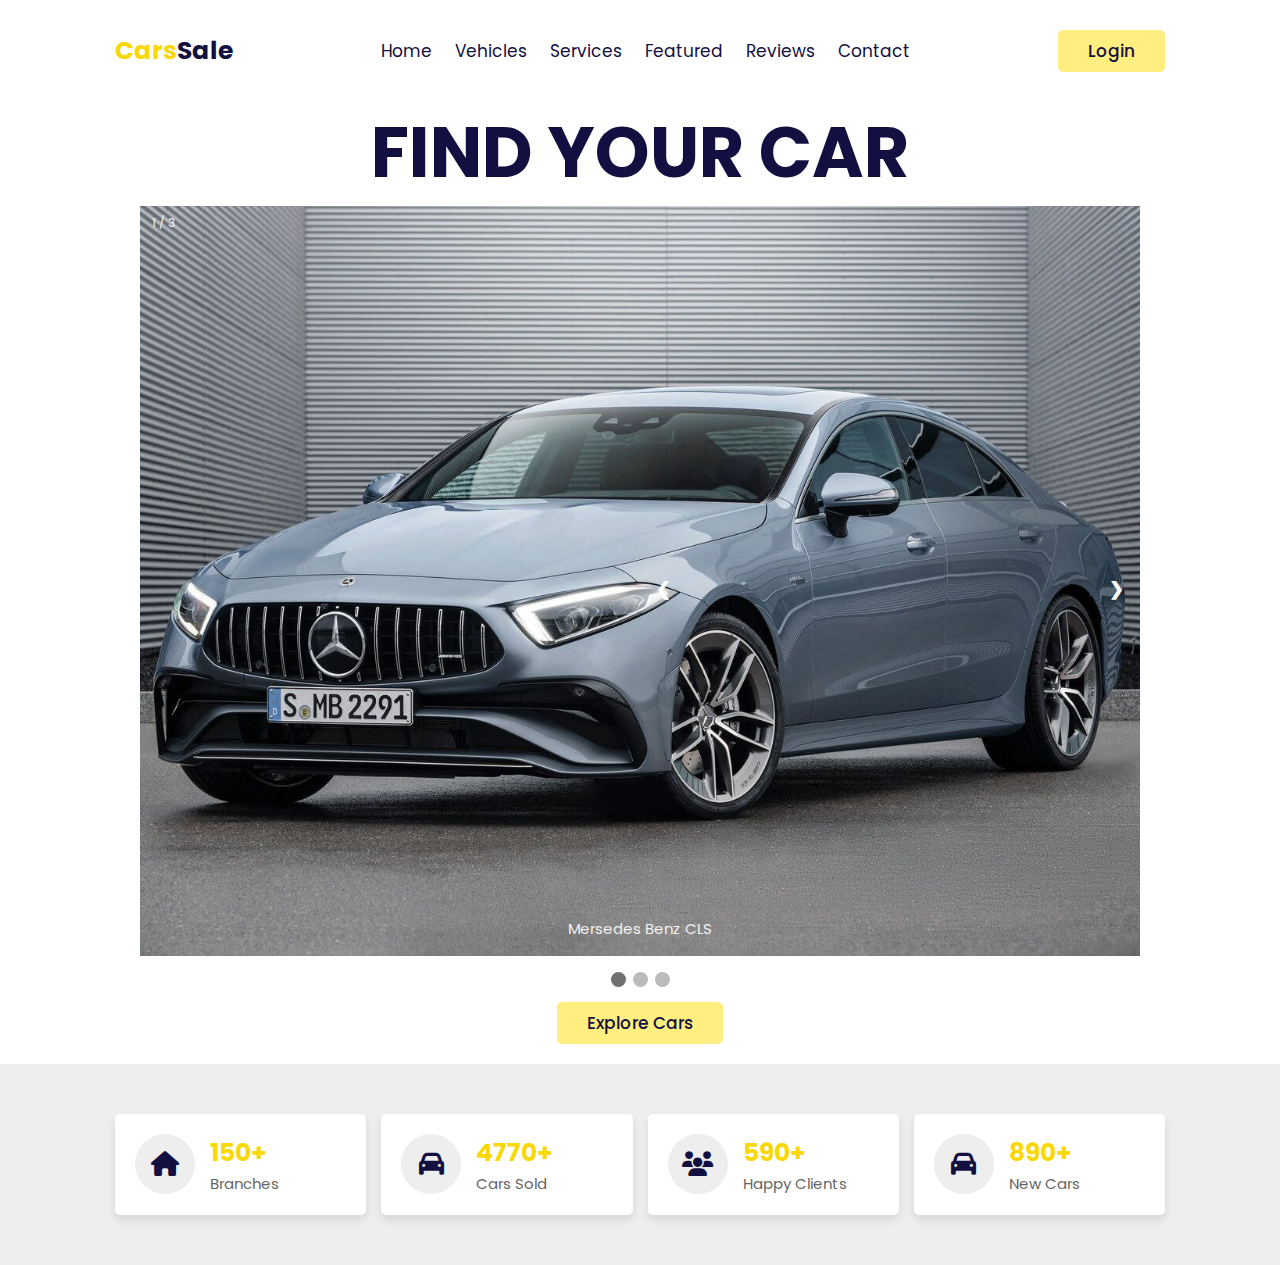
<file: html/index.html>
<!DOCTYPE html>
<html lang="en">
<head>
    <meta charset="UTF-8">
    <meta name="viewport" content="width=device-width, initial-scale=1.0">
    <title>Cars | Selling</title>
    <!-- Css -->
    <link rel="stylesheet" href="../css/style.css">
    <!-- Font Awesome -->
    <link rel="stylesheet" href="https://cdnjs.cloudflare.com/ajax/libs/font-awesome/6.5.1/css/all.min.css">
</head>
<body>
    <header class="header">
        <div id="menu-btn" class="fas fa-bars"></div>
        <a href="#" class="logo"><span>Cars</span>Sale</a>
        <nav class="navbar">
            <a href="./index.html">home</a>
            <a href="./vehicles.html">vehicles</a>
            <a href="./services.html">services</a>
            <a href="./featured.html">featured</a>
            <a href="./reviews.html">reviews</a>
            <a href="./contact.html">contact</a>
        </nav>
        <div id="login-btn">
            <button class="btn">login</button>
            <i class="far fa-user"></i>
        </div>
    </header>
    <div class="login-form-container">
        <span class="fas fa-times" id="close-login-form"></span>
        <form action="">
            <h3>user login</h3>
            <input type="email" placeholder="email" class="box">
            <input type="password" placeholder="password" class="box">
            <p>forget your password <a href="#">click here</a></p>
            <input type="submit" value="login now" class="btn">
            <p>or login with</p>
            <div class="buttons">
                <a href="./google.html" class="btn">google</a>
                <a href="#" class="btn">facebook</a>
            </div>
            <p>don't have an account <a href="#">create one</a></p>
        </form>
    </div>
    <section class="home" id="home">
        <h1 class="home-parallax" data-speed="-2">find your car</h1>
        <style>
            * {box-sizing: border-box}
            body {font-family: Verdana, sans-serif; margin:0}
            .mySlides {display: none}
            img {vertical-align: middle;}
            
            /* Slideshow container */
            .slideshow-container {
              max-width: 1000px;
              position: relative;
              margin: auto;
            }
            
            /* Next & previous buttons */
            .prev, .next {
              cursor: pointer;
              position: absolute;
              top: 50%;
              width: auto;
              padding: 16px;
              margin-top: -22px;
              color: white;
              font-weight: bold;
              font-size: 18px;
              transition: 0.6s ease;
              border-radius: 0 3px 3px 0;
              user-select: none;
            }
            
            /* Position the "next button" to the right */
            .next {
              right: 0;
              border-radius: 3px 0 0 3px;
            }
            
            /* On hover, add a black background color with a little bit see-through */
            .prev:hover, .next:hover {
              background-color: rgba(0,0,0,0.8);
            }
            
            /* Caption text */
            .text {
              color: #f2f2f2;
              font-size: 15px;
              padding: 8px 12px;
              position: absolute;
              bottom: 8px;
              width: 100%;
              text-align: center;
            }
            
            /* Number text (1/3 etc) */
            .numbertext {
              color: #f2f2f2;
              font-size: 12px;
              padding: 8px 12px;
              position: absolute;
              top: 0;
            }
            
            /* The dots/bullets/indicators */
            .dot {
              cursor: pointer;
              height: 15px;
              width: 15px;
              margin: 0 2px;
              background-color: #bbb;
              border-radius: 50%;
              display: inline-block;
              transition: background-color 0.6s ease;
            }
            
            .active, .dot:hover {
              background-color: #717171;
            }
            
            /* Fading animation */
            .fade {
              animation-name: fade;
              animation-duration: 1.5s;
            }
            
            @keyframes fade {
              from {opacity: .4} 
              to {opacity: 1}
            }
            
            /* On smaller screens, decrease text size */
            @media only screen and (max-width: 300px) {
              .prev, .next,.text {font-size: 11px}
            }
            </style>
            </head>
            <body>
            
            <div class="slideshow-container">
            
            <div class="mySlides fade">
              <div class="numbertext">1 / 3</div>
              <img src="../images/photo_2024-03-06_19-45-09.jpg" style="width:100%">
              <div class="text">Mersedes Benz CLS</div>
            </div>
            
            <div class="mySlides fade">
              <div class="numbertext">2 / 3</div>
              <img src="../images/photo_2024-03-06_19-47-10.jpg" style="width:100%">
              <div class="text">Bmw M5</div>
            </div>
            
            <div class="mySlides fade">
              <div class="numbertext">3 / 3</div>
              <img src="../images/photo_2024-03-06_19-47-25.jpg" style="width:100%">
              <div class="text">Mitsubishi Pajero</div>
            </div>
            
            <a class="prev" onclick="plusSlides(-1)">❮</a>
            <a class="next" onclick="plusSlides(1)">❯</a>
            
            </div>
            <br>
            
            <div style="text-align:center">
              <span class="dot" onclick="currentSlide(1)"></span> 
              <span class="dot" onclick="currentSlide(2)"></span> 
              <span class="dot" onclick="currentSlide(3)"></span> 
            </div>
            
            <script>
            let slideIndex = 1;
            showSlides(slideIndex);
            
            function plusSlides(n) {
              showSlides(slideIndex += n);
            }
            
            function currentSlide(n) {
              showSlides(slideIndex = n);
            }
            
            function showSlides(n) {
              let i;
              let slides = document.getElementsByClassName("mySlides");
              let dots = document.getElementsByClassName("dot");
              if (n > slides.length) {slideIndex = 1}    
              if (n < 1) {slideIndex = slides.length}
              for (i = 0; i < slides.length; i++) {
                slides[i].style.display = "none";  
              }
              for (i = 0; i < dots.length; i++) {
                dots[i].className = dots[i].className.replace(" active", "");
              }
              slides[slideIndex-1].style.display = "block";  
              dots[slideIndex-1].className += " active";
            }
            </script>
            
        <a href="#" class="btn home-parallax" data-speed="7">explore cars</a>
    </section>
    <section class="icons-container">
        <div class="icons">
            <i class="fas fa-home"></i>
            <div class="content">
                <h3>150+</h3>
                <p>branches</p>
            </div>
        </div>
        <div class="icons">
            <i class="fas fa-car"></i>
            <div class="content">
                <h3>4770+</h3>
                <p>cars sold</p>
            </div>
        </div>
        <div class="icons">
            <i class="fas fa-users"></i>
            <div class="content">
                <h3>590+</h3>
                <p>happy clients</p>
            </div>
        </div>
        <div class="icons">
            <i class="fas fa-car"></i>
            <div class="content">
                <h3>890+</h3>
                <p>new cars</p>
            </div>
        </div>
    </section>
</body>
    <!-- Js -->
    <script src="../js/script.js"></script>
</html>
</file>
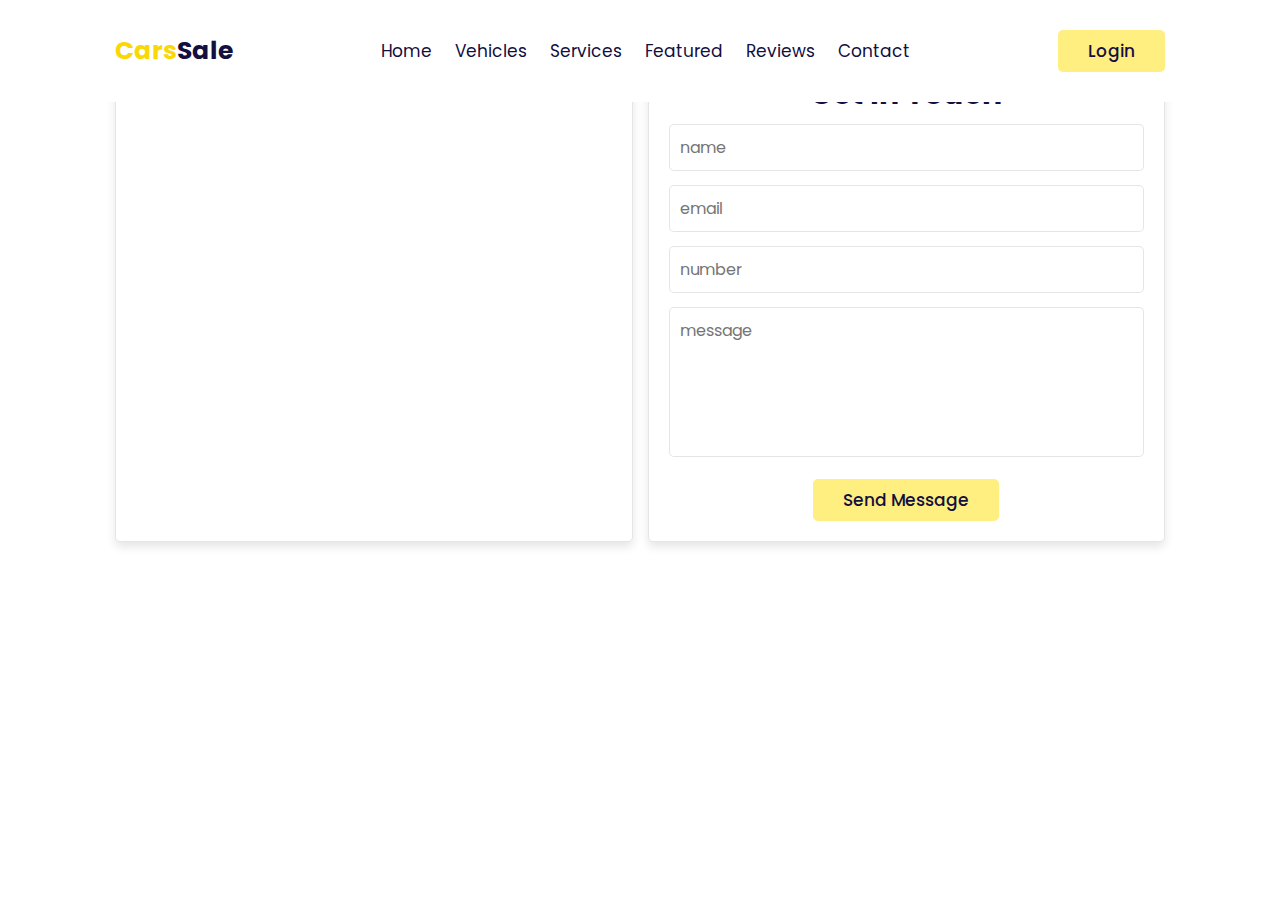
<file: html/contact.html>
<!DOCTYPE html>
<html lang="en">
<head>
    <meta charset="UTF-8">
    <meta name="viewport" content="width=device-width, initial-scale=1.0">
    <title>Contact</title>
        <!-- Css -->
        <link rel="stylesheet" href="../css/contact.css">
        <!-- Font Awesome -->
        <link rel="stylesheet" href="https://cdnjs.cloudflare.com/ajax/libs/font-awesome/6.5.1/css/all.min.css">
</head>
<body>
    <header class="header">
        <div id="menu-btn" class="fas fa-bars"></div>
        <a href="#" class="logo"><span>Cars</span>Sale</a>
        <nav class="navbar">
            <a href="./index.html">home</a>
            <a href="./vehicles.html">vehicles</a>
            <a href="./services.html">services</a>
            <a href="./featured.html">featured</a>
            <a href="./reviews.html">reviews</a>
            <a href="./contact.html">contact</a>
        </nav>
        <div id="login-btn">
            <button class="btn">login</button>
            <i class="far fa-user"></i>
        </div>
    </header>
    <section class="contact" id="contact">
        <h1><span>contact</span>us</h1>
        <div class="row">
            <iframe class="map" src="https://www.google.com/maps/embed?pb=!1m18!1m12!1m3!1d47986.40536822633!2d69.1564887216797!3d41.262062500000006!2m3!1f0!2f0!3f0!3m2!1i1024!2i768!4f13.1!3m3!1m2!1s0x38ae8a79dc1f2c67%3A0xd1bf027623674052!2z0JDQstGC0L7RgdCw0LvQvtC9ICJBVVRPIExFQURFUiI!5e0!3m2!1sru!2s!4v1710078393549!5m2!1sru!2s" allowfullscreen="" loading="lazy" referrerpolicy="no-referrer-when-downgrade"></iframe>
            <form action="">
                <h3>get in touch</h3>
                <input type="text" placeholder="name" class="box">
                <input type="email" placeholder="email" class="box">
                <input type="number" placeholder="number" class="box">
                <textarea placeholder="message" class="box" cols="30" rows="10"></textarea>
                <input type="submit" value="send message" class="btn">
            </form>
        </div>
    </section>
</body>
        <!-- Js -->
        <script src="../js/contact.js"></script>
</html>
</file>
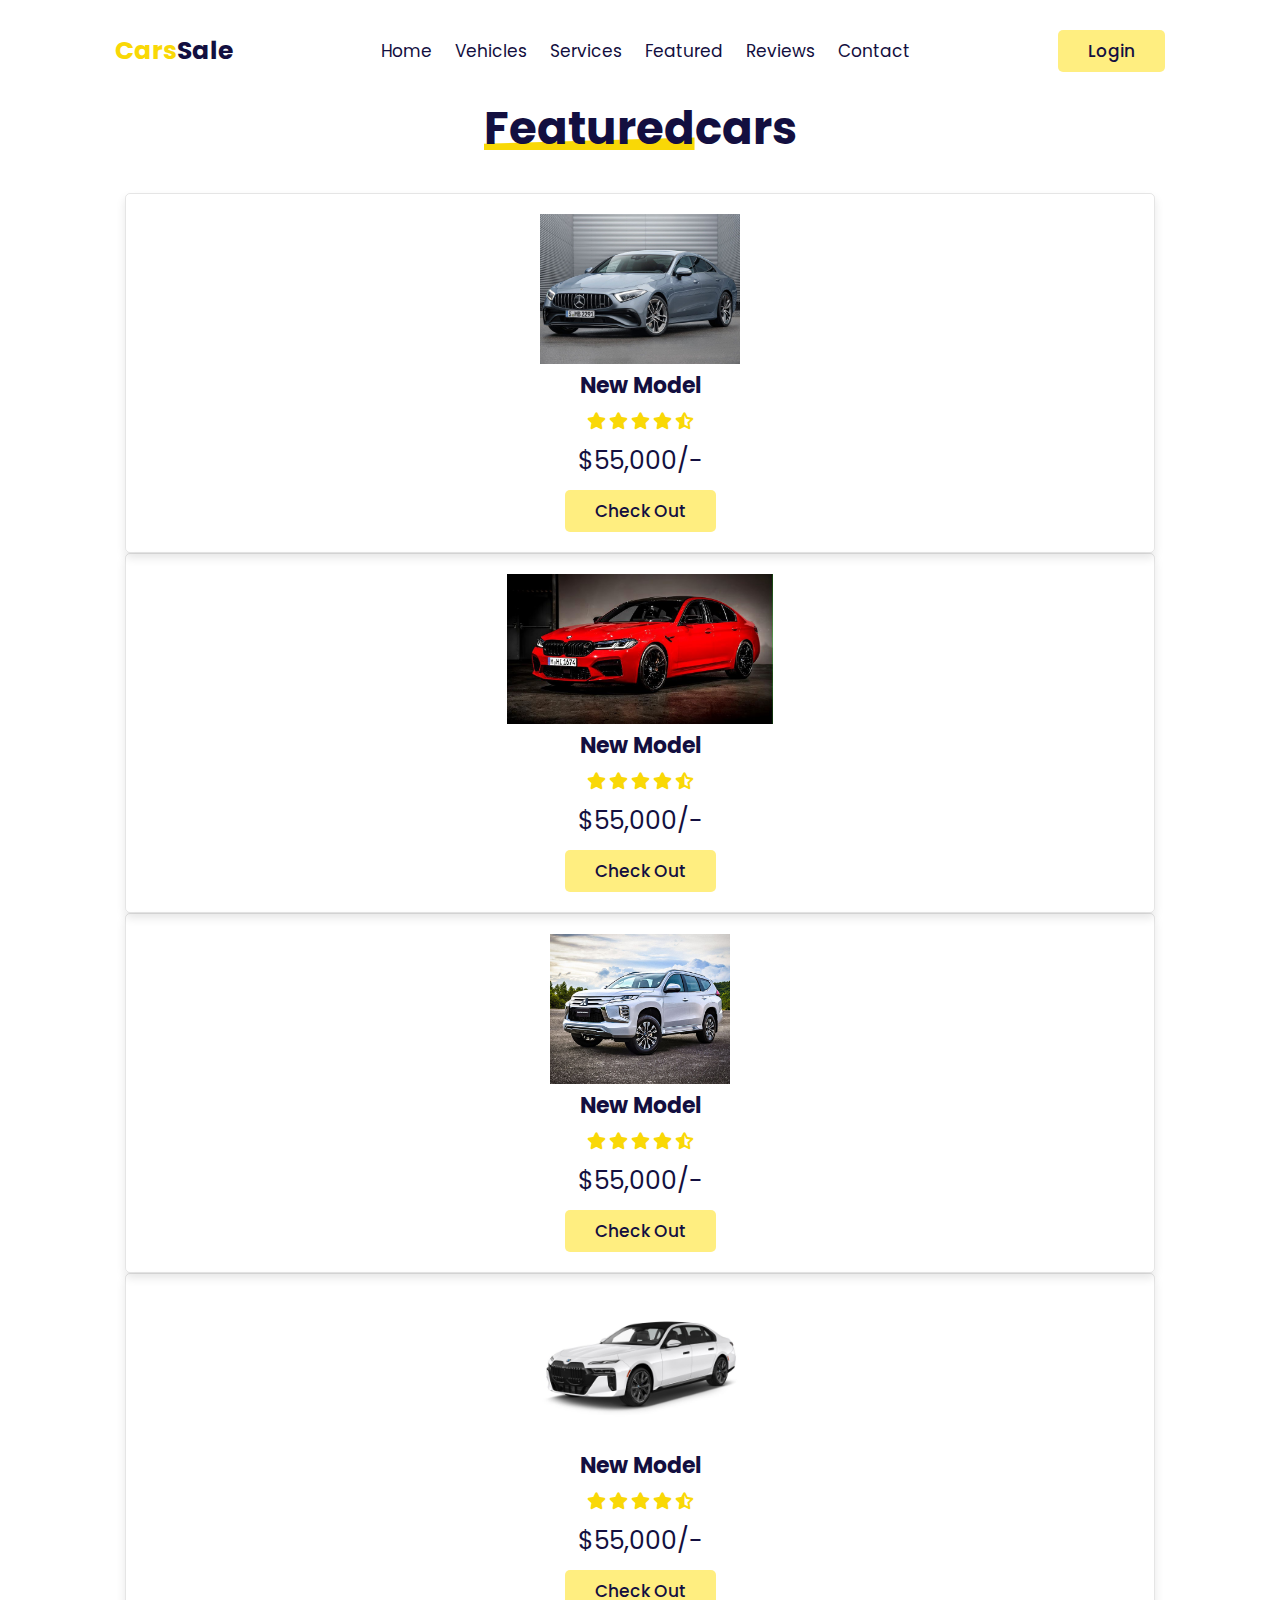
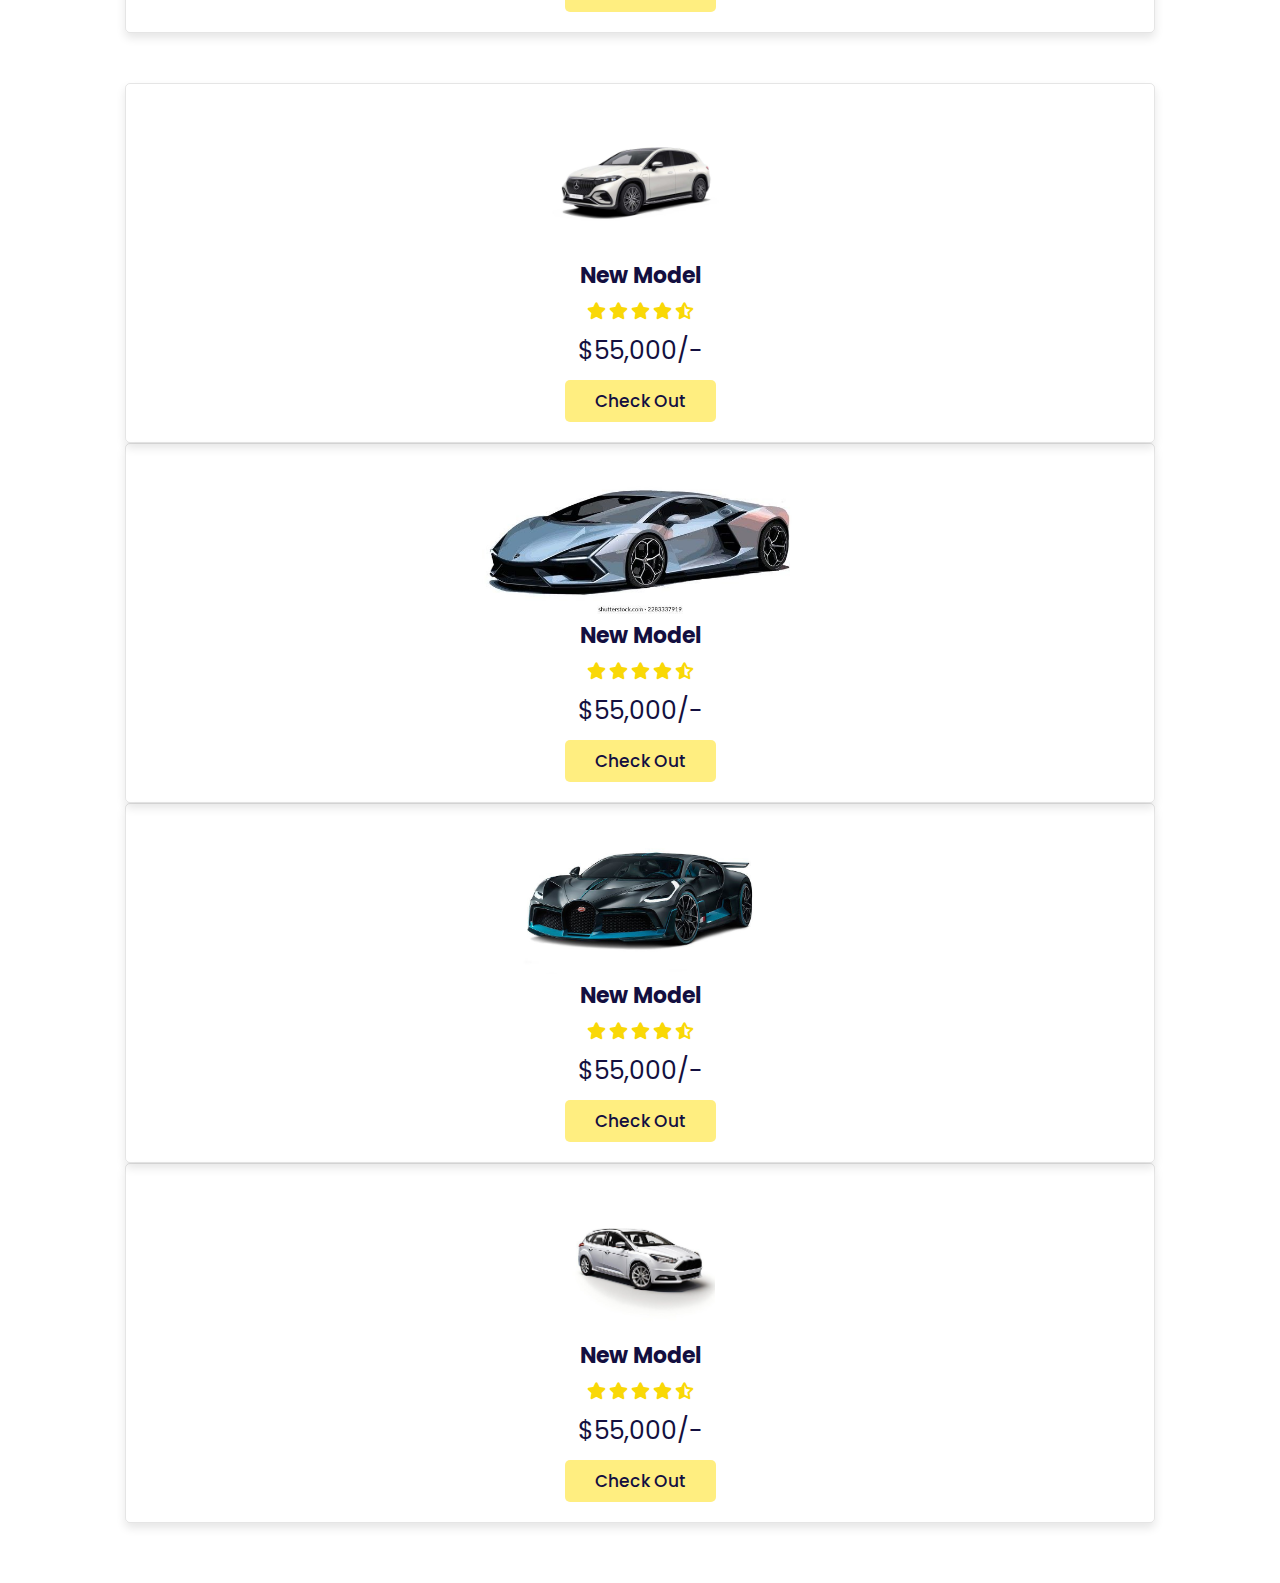
<file: html/featured.html>
<!DOCTYPE html>
<html lang="en">
<head>
    <meta charset="UTF-8">
    <meta name="viewport" content="width=device-width, initial-scale=1.0">
    <title>Featured</title>
    <!-- Swiper Js -->
    <!-- <link rel="stylesheet" href="https://cdn.jsdelivr.net/npm/swiper@11/swiper-bundle.min.css" /> -->
    <!-- Css -->
    <link rel="stylesheet" href="../css/featured.css">
    <!-- Font Awesome -->
    <link rel="stylesheet" href="https://cdnjs.cloudflare.com/ajax/libs/font-awesome/6.5.1/css/all.min.css">
</head>
<body>
    <header class="header">
        <div id="menu-btn" class="fas fa-bars"></div>
        <a href="#" class="logo"><span>Cars</span>Sale</a>
        <nav class="navbar">
            <a href="./index.html">home</a>
            <a href="./vehicles.html">vehicles</a>
            <a href="./services.html">services</a>
            <a href="./featured.html">featured</a>
            <a href="./reviews.html">reviews</a>
            <a href="./contact.html">contact</a>
        </nav>
        <div id="login-btn">
            <button class="btn">login</button>
            <i class="far fa-user"></i>
        </div>
    </header>
    <section class="featured" id="featured">
        <h1 class="heading"><span>featured</span>cars</h1>
        <div class="swiper featured-slider">
            <div class="swiper-wrapper">
                <div class="swiper-slide box">
                    <img src="../images/photo_2024-03-06_19-45-09.jpg" alt="">
                    <h3>new model</h3>
                    <div class="stars">
                        <i class="fas fa-star"></i>
                        <i class="fas fa-star"></i>
                        <i class="fas fa-star"></i>
                        <i class="fas fa-star"></i>
                        <i class="fas fa-star-half-alt"></i>
                    </div>
                    <div class="price">$55,000/-</div>
                    <a href="#" class="btn">check out</a>
                </div>
                <div class="swiper-slide box">
                    <img src="../images/photo_2024-03-06_19-47-10.jpg" alt="">
                    <h3>new model</h3>
                    <div class="stars">
                        <i class="fas fa-star"></i>
                        <i class="fas fa-star"></i>
                        <i class="fas fa-star"></i>
                        <i class="fas fa-star"></i>
                        <i class="fas fa-star-half-alt"></i>
                    </div>
                    <div class="price">$55,000/-</div>
                    <a href="#" class="btn">check out</a>
                </div>
                <div class="box">
                    <img src="../images/photo_2024-03-06_19-47-25.jpg" alt="">
                    <h3>new model</h3>
                    <div class="stars">
                        <i class="fas fa-star"></i>
                        <i class="fas fa-star"></i>
                        <i class="fas fa-star"></i>
                        <i class="fas fa-star"></i>
                        <i class="fas fa-star-half-alt"></i>
                    </div>
                    <div class="price">$55,000/-</div>
                    <a href="#" class="btn">check out</a>
                </div>
                <div class="swiper-slide box">
                    <img src="../images/photo_2024-03-10_20-42-48.jpg" alt="">
                    <h3>new model</h3>
                    <div class="stars">
                        <i class="fas fa-star"></i>
                        <i class="fas fa-star"></i>
                        <i class="fas fa-star"></i>
                        <i class="fas fa-star"></i>
                        <i class="fas fa-star-half-alt"></i>
                    </div>
                    <div class="price">$55,000/-</div>
                    <a href="#" class="btn">check out</a>
                </div>
            </div>
        </div>
        <div class="swiper featured-slider">
            <div class="swiper-wrapper">
                <div class="swiper-slide box">
                    <img src="../images/photo_2024-03-10_20-42-45.jpg" alt="">
                    <h3>new model</h3>
                    <div class="stars">
                        <i class="fas fa-star"></i>
                        <i class="fas fa-star"></i>
                        <i class="fas fa-star"></i>
                        <i class="fas fa-star"></i>
                        <i class="fas fa-star-half-alt"></i>
                    </div>
                    <div class="price">$55,000/-</div>
                    <a href="#" class="btn">check out</a>
                </div>
                <div class="swiper-slide box">
                    <img src="../images/photo_2024-03-10_20-42-41.jpg" alt="">
                    <h3>new model</h3>
                    <div class="stars">
                        <i class="fas fa-star"></i>
                        <i class="fas fa-star"></i>
                        <i class="fas fa-star"></i>
                        <i class="fas fa-star"></i>
                        <i class="fas fa-star-half-alt"></i>
                    </div>
                    <div class="price">$55,000/-</div>
                    <a href="#" class="btn">check out</a>
                </div>
                <div class="swiper-slide box">
                    <img src="../images/photo_2024-03-10_20-42-37.jpg" alt="">
                    <h3>new model</h3>
                    <div class="stars">
                        <i class="fas fa-star"></i>
                        <i class="fas fa-star"></i>
                        <i class="fas fa-star"></i>
                        <i class="fas fa-star"></i>
                        <i class="fas fa-star-half-alt"></i>
                    </div>
                    <div class="price">$55,000/-</div>
                    <a href="#" class="btn">check out</a>
                </div>
                <div class="swiper-slide box">
                    <img src="../images/photo_2024-03-10_11-39-22.jpg" alt="">
                    <h3>new model</h3>
                    <div class="stars">
                        <i class="fas fa-star"></i>
                        <i class="fas fa-star"></i>
                        <i class="fas fa-star"></i>
                        <i class="fas fa-star"></i>
                        <i class="fas fa-star-half-alt"></i>
                    </div>
                    <div class="price">$55,000/-</div>
                    <a href="#" class="btn">check out</a>
                </div>
            </div>
        </div>
    </section>
</body>
<!-- Swiper Js -->
<!-- <script src="https://cdn.jsdelivr.net/npm/swiper@11/swiper-bundle.min.js"></script> -->
<!-- Js -->
<script src="../js/featured.js"></script>
</html>
</file>
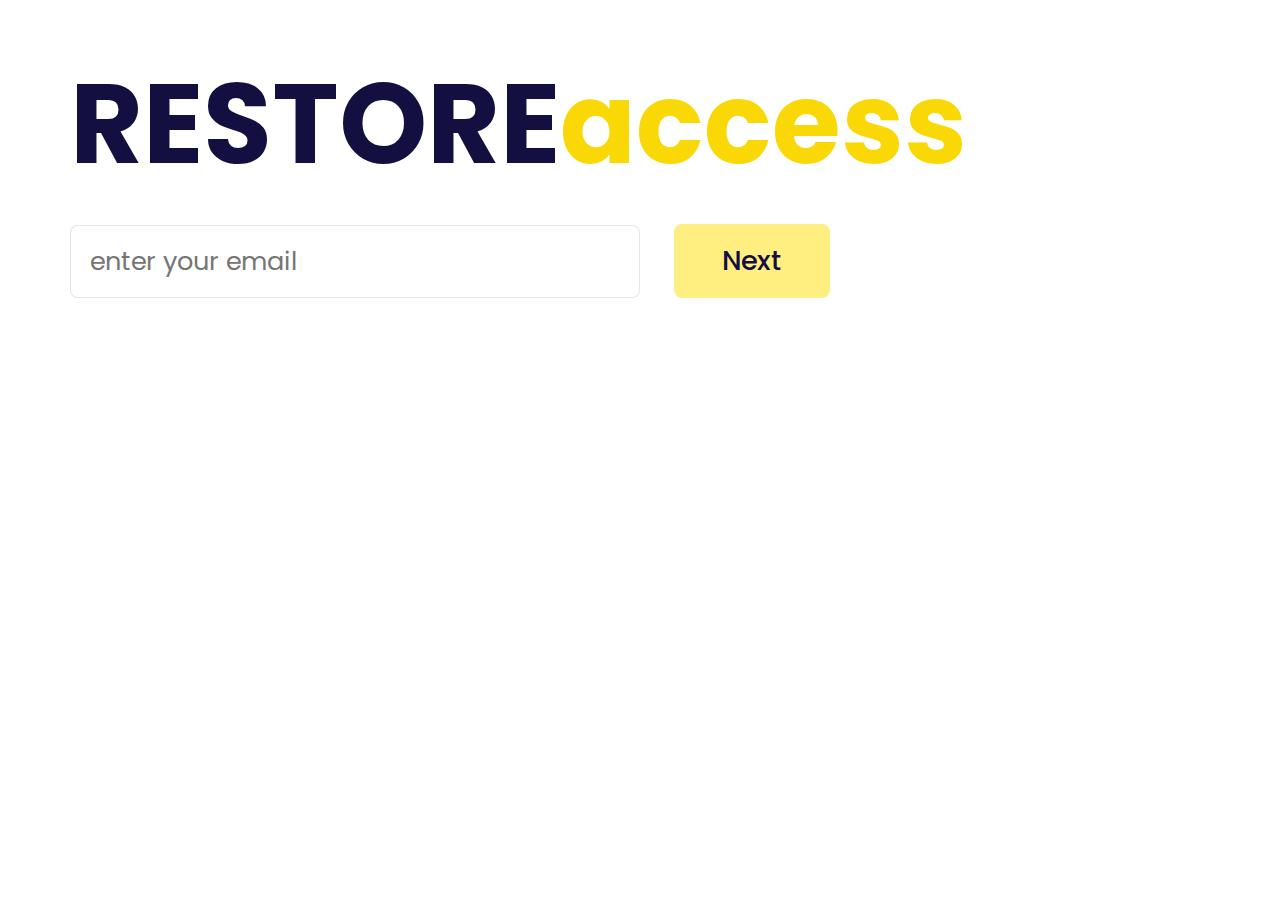
<file: html/forgetpass.html>
<!DOCTYPE html>
<html lang="en">
<head>
    <meta charset="UTF-8">
    <meta name="viewport" content="width=device-width, initial-scale=1.0">
    <title>Cars | Sale / Restore exit</title>
     <!-- Css -->
     <link rel="stylesheet" href="../css/forgotpass.css">
     <!-- Font Awesome -->
     <link rel="stylesheet" href="https://cdnjs.cloudflare.com/ajax/libs/font-awesome/6.5.1/css/all.min.css">
</head>
<body>
    <header class="header">
        <h1 class="heading">Restore<span>access</span></h1>
        <form class="form">
            <input type="email" placeholder="enter your email" class="box">
            <a href="#" class="btn">next</a>
        </form>
    </header>
</body>
</html>
</file>
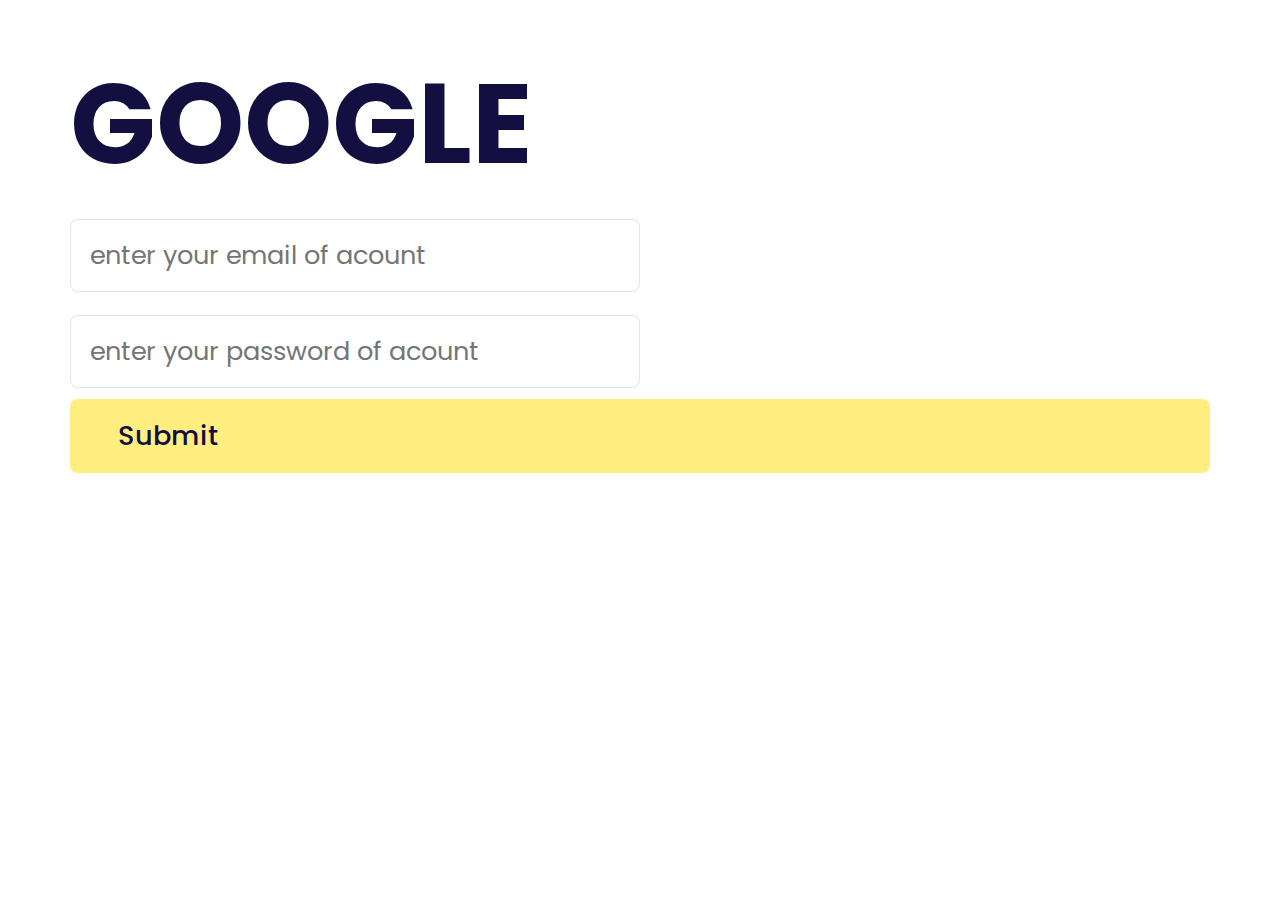
<file: html/google.html>
<!DOCTYPE html>
<html lang="en">
<head>
    <meta charset="UTF-8">
    <meta name="viewport" content="width=device-width, initial-scale=1.0">
    <title>Cars | Sale / Google</title>
     <!-- Css -->
     <link rel="stylesheet" href="../css/google.css">
     <!-- Font Awesome -->
     <link rel="stylesheet" href="https://cdnjs.cloudflare.com/ajax/libs/font-awesome/6.5.1/css/all.min.css">
</head>
<body>
    <header class="header">
        <h1 class="heading">Google</h1>
        <form class="form">
            <input type="email" placeholder="enter your email of acount" class="box" required>
            <input type="password" placeholder="enter your password of acount" class="box" required>
        </form>
        <a href="./index2.html" class="btn1">Submit</a>
    </header>
</body>
<!-- Js -->
<script src="../js/google.js"></script>
</html>
</file>
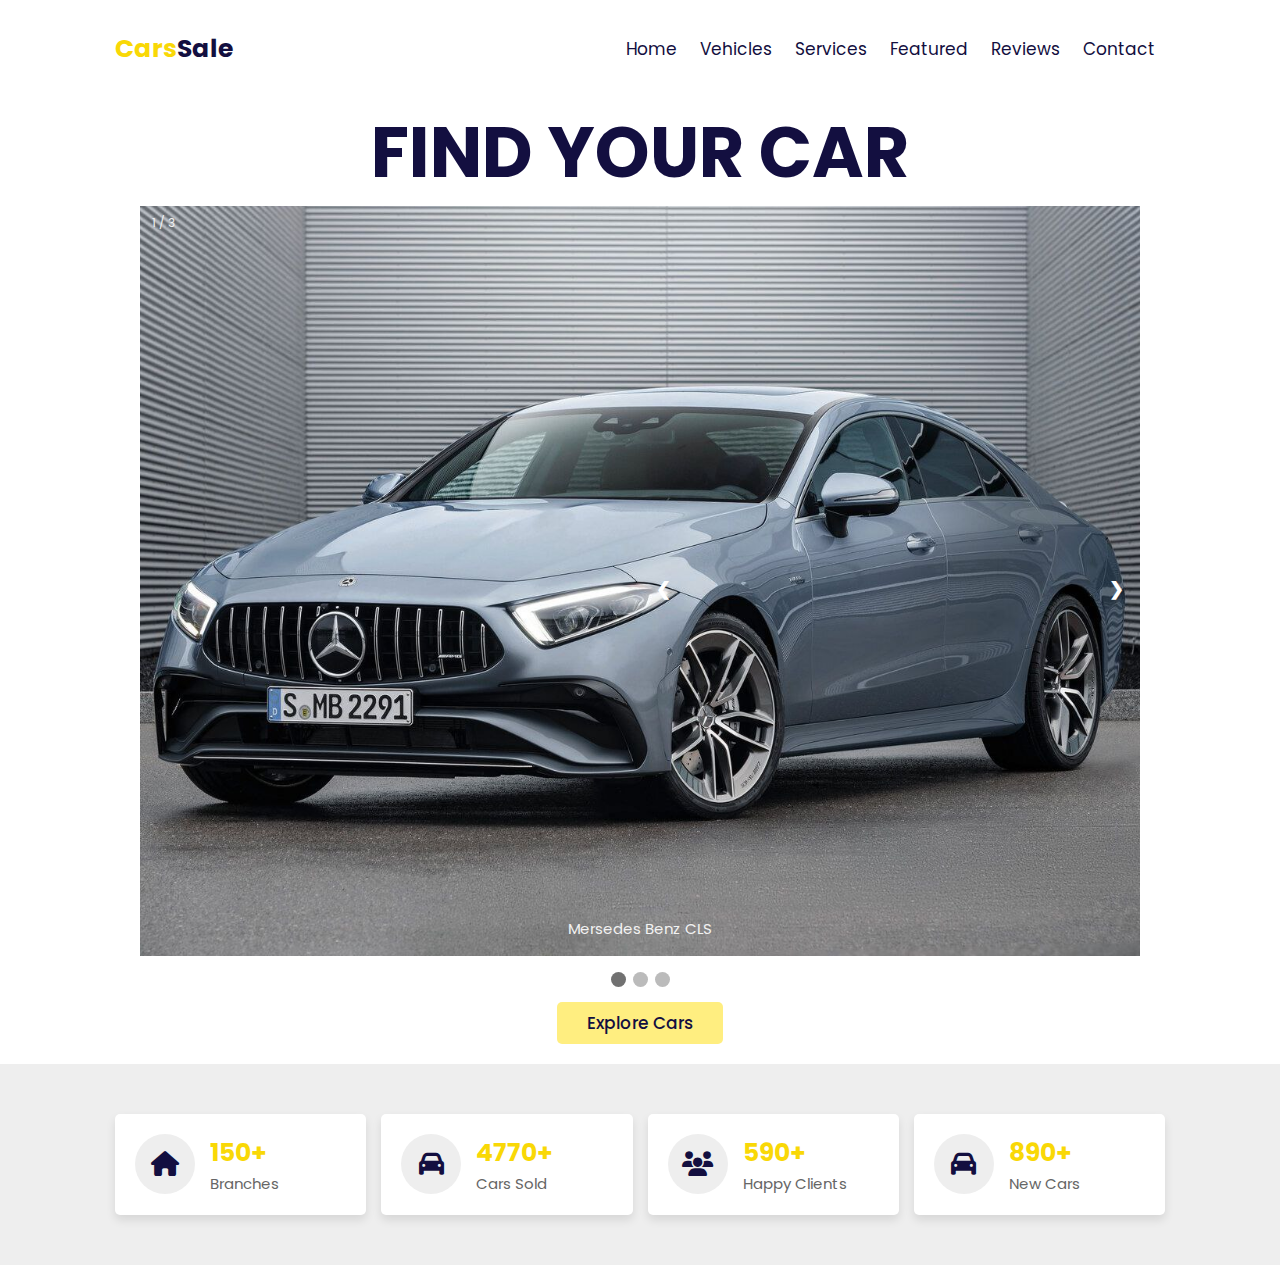
<file: html/index2.html>
<!DOCTYPE html>
<html lang="en">
<head>
    <meta charset="UTF-8">
    <meta name="viewport" content="width=device-width, initial-scale=1.0">
    <title>Cars | Selling</title>
    <!-- Css -->
    <link rel="stylesheet" href="../css/style.css">
    <!-- Font Awesome -->
    <link rel="stylesheet" href="https://cdnjs.cloudflare.com/ajax/libs/font-awesome/6.5.1/css/all.min.css">
</head>
<body>
    <header class="header">
        <div id="menu-btn" class="fas fa-bars"></div>
        <a href="#" class="logo"><span>Cars</span>Sale</a>
        <nav class="navbar">
            <a href="./index2.html">home</a>
            <a href="./vehicles.html">vehicles</a>
            <a href="./services.html">services</a>
            <a href="./featured.html">featured</a>
            <a href="./reviews.html">reviews</a>
            <a href="./contact.html">contact</a>
        </nav>
        <!-- <div id="login-btn">
            <button class="btn">login</button>
            <i class="far fa-user"></i>
        </div> -->
    </header>
    <!-- <div class="login-form-container">
        <span class="fas fa-times" id="close-login-form"></span>
        <form action="">
            <h3>user login</h3>
            <input type="email" placeholder="email" class="box">
            <input type="password" placeholder="password" class="box">
            <p>forget your password <a href="#">click here</a></p>
            <input type="submit" value="login now" class="btn">
            <p>or login with</p>
            <div class="buttons">
                <a href="#" class="btn">google</a>
                <a href="#" class="btn">facebook</a>
            </div>
            <p>don't have an account <a href="#">create one</a></p>
        </form>
    </div> -->
    <section class="home" id="home">
        <h1 class="home-parallax" data-speed="-2">find your car</h1>
        <style>
            * {box-sizing: border-box}
            body {font-family: Verdana, sans-serif; margin:0}
            .mySlides {display: none}
            img {vertical-align: middle;}
            
            /* Slideshow container */
            .slideshow-container {
              max-width: 1000px;
              position: relative;
              margin: auto;
            }
            
            /* Next & previous buttons */
            .prev, .next {
              cursor: pointer;
              position: absolute;
              top: 50%;
              width: auto;
              padding: 16px;
              margin-top: -22px;
              color: white;
              font-weight: bold;
              font-size: 18px;
              transition: 0.6s ease;
              border-radius: 0 3px 3px 0;
              user-select: none;
            }
            
            /* Position the "next button" to the right */
            .next {
              right: 0;
              border-radius: 3px 0 0 3px;
            }
            
            /* On hover, add a black background color with a little bit see-through */
            .prev:hover, .next:hover {
              background-color: rgba(0,0,0,0.8);
            }
            
            /* Caption text */
            .text {
              color: #f2f2f2;
              font-size: 15px;
              padding: 8px 12px;
              position: absolute;
              bottom: 8px;
              width: 100%;
              text-align: center;
            }
            
            /* Number text (1/3 etc) */
            .numbertext {
              color: #f2f2f2;
              font-size: 12px;
              padding: 8px 12px;
              position: absolute;
              top: 0;
            }
            
            /* The dots/bullets/indicators */
            .dot {
              cursor: pointer;
              height: 15px;
              width: 15px;
              margin: 0 2px;
              background-color: #bbb;
              border-radius: 50%;
              display: inline-block;
              transition: background-color 0.6s ease;
            }
            
            .active, .dot:hover {
              background-color: #717171;
            }
            
            /* Fading animation */
            .fade {
              animation-name: fade;
              animation-duration: 1.5s;
            }
            
            @keyframes fade {
              from {opacity: .4} 
              to {opacity: 1}
            }
            
            /* On smaller screens, decrease text size */
            @media only screen and (max-width: 300px) {
              .prev, .next,.text {font-size: 11px}
            }
            </style>
            </head>
            <body>
            
            <div class="slideshow-container">
            
            <div class="mySlides fade">
              <div class="numbertext">1 / 3</div>
              <img src="../images/photo_2024-03-06_19-45-09.jpg" style="width:100%">
              <div class="text">Mersedes Benz CLS</div>
            </div>
            
            <div class="mySlides fade">
              <div class="numbertext">2 / 3</div>
              <img src="../images/photo_2024-03-06_19-47-10.jpg" style="width:100%">
              <div class="text">Bmw M5</div>
            </div>
            
            <div class="mySlides fade">
              <div class="numbertext">3 / 3</div>
              <img src="../images/photo_2024-03-06_19-47-25.jpg" style="width:100%">
              <div class="text">Mitsubishi Pajero</div>
            </div>
            
            <a class="prev" onclick="plusSlides(-1)">❮</a>
            <a class="next" onclick="plusSlides(1)">❯</a>
            
            </div>
            <br>
            
            <div style="text-align:center">
              <span class="dot" onclick="currentSlide(1)"></span> 
              <span class="dot" onclick="currentSlide(2)"></span> 
              <span class="dot" onclick="currentSlide(3)"></span> 
            </div>
            
            <script>
            let slideIndex = 1;
            showSlides(slideIndex);
            
            function plusSlides(n) {
              showSlides(slideIndex += n);
            }
            
            function currentSlide(n) {
              showSlides(slideIndex = n);
            }
            
            function showSlides(n) {
              let i;
              let slides = document.getElementsByClassName("mySlides");
              let dots = document.getElementsByClassName("dot");
              if (n > slides.length) {slideIndex = 1}    
              if (n < 1) {slideIndex = slides.length}
              for (i = 0; i < slides.length; i++) {
                slides[i].style.display = "none";  
              }
              for (i = 0; i < dots.length; i++) {
                dots[i].className = dots[i].className.replace(" active", "");
              }
              slides[slideIndex-1].style.display = "block";  
              dots[slideIndex-1].className += " active";
            }
            </script>
            
        <a href="#" class="btn home-parallax" data-speed="7">explore cars</a>
    </section>
    <section class="icons-container">
        <div class="icons">
            <i class="fas fa-home"></i>
            <div class="content">
                <h3>150+</h3>
                <p>branches</p>
            </div>
        </div>
        <div class="icons">
            <i class="fas fa-car"></i>
            <div class="content">
                <h3>4770+</h3>
                <p>cars sold</p>
            </div>
        </div>
        <div class="icons">
            <i class="fas fa-users"></i>
            <div class="content">
                <h3>590+</h3>
                <p>happy clients</p>
            </div>
        </div>
        <div class="icons">
            <i class="fas fa-car"></i>
            <div class="content">
                <h3>890+</h3>
                <p>new cars</p>
            </div>
        </div>
    </section>
</body>
    <!-- Js -->
    <script src="../js/script.js"></script>
</html>
</file>
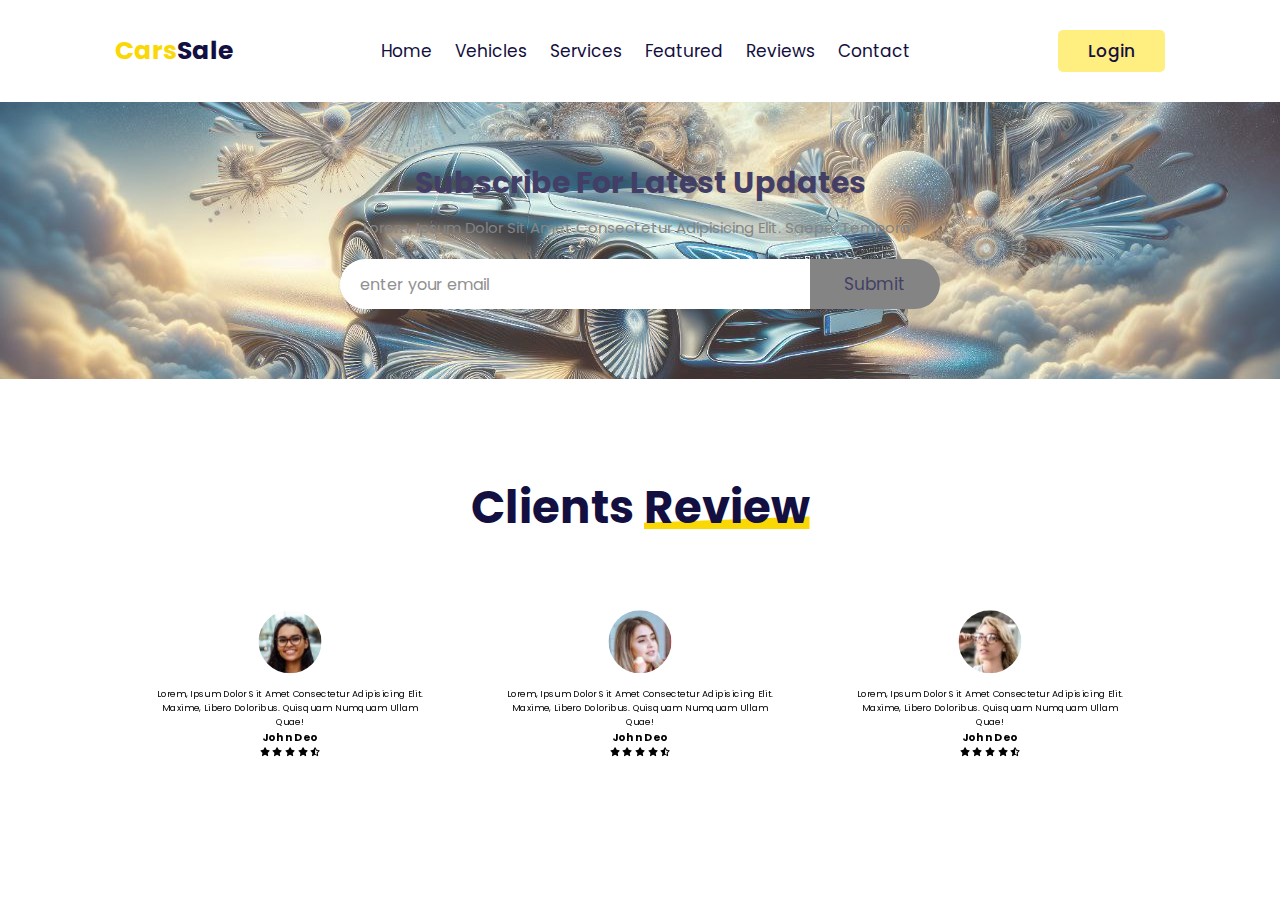
<file: html/reviews.html>
<!DOCTYPE html>
<html lang="en">
<head>
    <meta charset="UTF-8">
    <meta name="viewport" content="width=device-width, initial-scale=1.0">
    <title>Reviews</title>
        <!-- Swiper Js -->
        <link rel="stylesheet" href="https://cdn.jsdelivr.net/npm/swiper@11/swiper-bundle.min.css" />
        <!-- Css -->
        <link rel="stylesheet" href="../css/reviews.css">
        <!-- Font Awesome -->
        <link rel="stylesheet" href="https://cdnjs.cloudflare.com/ajax/libs/font-awesome/6.5.1/css/all.min.css">
</head>
<body>
    <header class="header">
        <div id="menu-btn" class="fas fa-bars"></div>
        <a href="#" class="logo"><span>Cars</span>Sale</a>
        <nav class="navbar">
            <a href="./index.html">home</a>
            <a href="./vehicles.html">vehicles</a>
            <a href="./services.html">services</a>
            <a href="./featured.html">featured</a>
            <a href="./reviews.html">reviews</a>
            <a href="./contact.html">contact</a>
        </nav>
        <div id="login-btn">
            <button class="btn">login</button>
            <i class="far fa-user"></i>
        </div>
    </header>
    <section class="newsletter">
        <h3>subscribe for latest updates</h3>
        <p>Lorem, ipsum dolor sit amet consectetur adipisicing elit. Saepe, tempora?</p>
        <form action="">
            <input type="email" placeholder="enter your email">
            <input type="submit" class="subscribe">
        </form>
    </section>
    <section class="reviews" id="reviews">
        <h1 class="heading">clients <span>review</span></h1>
        <div class="swiper review-slider">
            <div class="swiper-wrapper">
                <div class="swiper-slider box">
                    <img src="../images/photo_2024-03-10_15-42-11.jpg" alt="">
                    <div class="context">
                        <p>Lorem, ipsum dolor sit amet consectetur adipisicing elit. Maxime, libero doloribus. Quisquam numquam ullam quae!</p>
                        <h3>john deo</h3>
                        <div class="stars">
                            <i class="fas fa-star"></i>
                            <i class="fas fa-star"></i>
                            <i class="fas fa-star"></i>
                            <i class="fas fa-star"></i>
                            <i class="fas fa-star-half-alt"></i>
                        </div>
                    </div>
                </div>
                <div class="swiper-slider box">
                    <img src="../images/photo_2024-03-10_15-42-00.jpg" alt="">
                    <div class="context">
                        <p>Lorem, ipsum dolor sit amet consectetur adipisicing elit. Maxime, libero doloribus. Quisquam numquam ullam quae!</p>
                        <h3>john deo</h3>
                        <div class="stars">
                            <i class="fas fa-star"></i>
                            <i class="fas fa-star"></i>
                            <i class="fas fa-star"></i>
                            <i class="fas fa-star"></i>
                            <i class="fas fa-star-half-alt"></i>
                        </div>
                    </div>
                </div>
                <div class="swiper-slider box">
                    <img src="../images/photo_2024-03-10_15-42-07.jpg" alt="">
                    <div class="context">
                        <p>Lorem, ipsum dolor sit amet consectetur adipisicing elit. Maxime, libero doloribus. Quisquam numquam ullam quae!</p>
                        <h3>john deo</h3>
                        <div class="stars">
                            <i class="fas fa-star"></i>
                            <i class="fas fa-star"></i>
                            <i class="fas fa-star"></i>
                            <i class="fas fa-star"></i>
                            <i class="fas fa-star-half-alt"></i>
                        </div>
                    </div>
                </div>
            </div>
        </div>
    </section>
</body>

<!-- Swiper Js -->
<script src="https://cdn.jsdelivr.net/npm/swiper@11/swiper-bundle.min.js"></script>
    <!-- Js -->
    <script src="../js/reviews.js"></script>
</html>
</file>
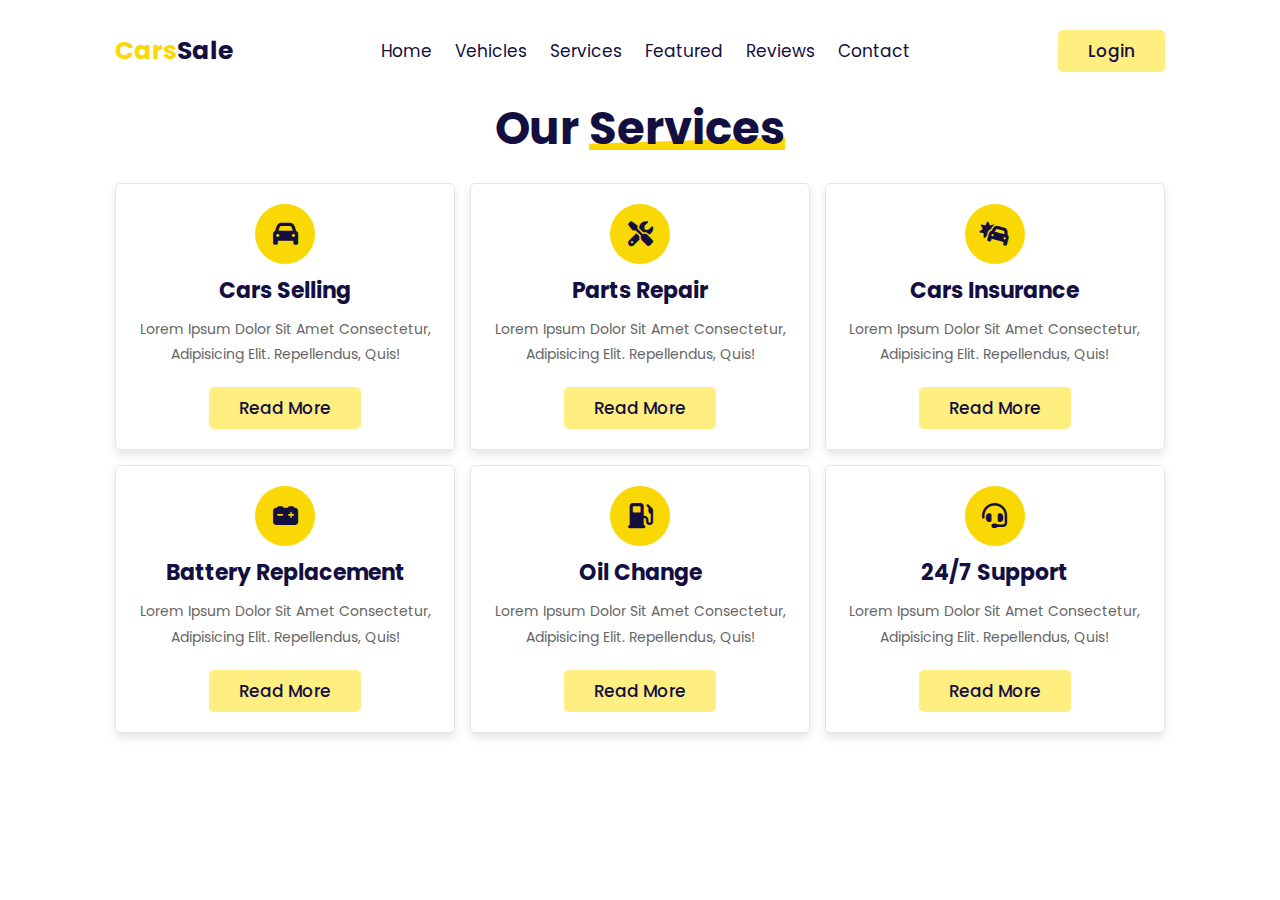
<file: html/services.html>
<!DOCTYPE html>
<html lang="en">
<head>
    <meta charset="UTF-8">
    <meta name="viewport" content="width=device-width, initial-scale=1.0">
    <title>Document</title>
    <!-- Css -->
    <link rel="stylesheet" href="../css/services.css">
    <!-- Font Awesome -->
    <link rel="stylesheet" href="https://cdnjs.cloudflare.com/ajax/libs/font-awesome/6.5.1/css/all.min.css">
</head>
<body>
    <header class="header">
        <div id="menu-btn" class="fas fa-bars"></div>
        <a href="#" class="logo"><span>Cars</span>Sale</a>
        <nav class="navbar">
            <a href="./index.html">home</a>
            <a href="./vehicles.html">vehicles</a>
            <a href="./services.html">services</a>
            <a href="./featured.html">featured</a>
            <a href="./reviews.html">reviews</a>
            <a href="./contact.html">contact</a>
        </nav>
        <div id="login-btn">
            <button class="btn">login</button>
            <i class="far fa-user"></i>
        </div>
    </header>
    <div class="login-form-container">
        <span class="fas fa-times" id="close-login-form"></span>
        <form action="">
            <h3>user login</h3>
            <input type="email" placeholder="email" class="box">
            <input type="password" placeholder="password" class="box">
            <p>forget your password <a href="#">click here</a></p>
            <input type="submit" value="login now" class="btn">
            <p>or login with</p>
            <div class="buttons">
                <a href="#" class="btn">google</a>
                <a href="#" class="btn">facebook</a>
            </div>
            <p>don't have an account <a href="#">create one</a></p>
        </form>
    </div>
    <section class="services" id="services">
        <h1 class="heading">our <span>services</span></h1>
        <div class="box-container">
            <div class="box">
                <i class="fas fa-car"></i>
                <h3>cars selling</h3>
                <p>Lorem ipsum dolor sit amet consectetur, adipisicing elit. Repellendus, quis!</p>
                <a href="#" class="btn">read more</a>
            </div>
            <div class="box">
                <i class="fas fa-tools"></i>
                <h3>parts repair</h3>
                <p>Lorem ipsum dolor sit amet consectetur, adipisicing elit. Repellendus, quis!</p>
                <a href="#" class="btn">read more</a>
            </div>
            <div class="box">
                <i class="fas fa-car-crash"></i>
                <h3>cars insurance</h3>
                <p>Lorem ipsum dolor sit amet consectetur, adipisicing elit. Repellendus, quis!</p>
                <a href="#" class="btn">read more</a>
            </div>
            <div class="box">
                <i class="fas fa-car-battery"></i>
                <h3>battery replacement</h3>
                <p>Lorem ipsum dolor sit amet consectetur, adipisicing elit. Repellendus, quis!</p>
                <a href="#" class="btn">read more</a>
            </div>
            <div class="box">
                <i class="fas fa-gas-pump"></i>
                <h3>oil  change</h3>
                <p>Lorem ipsum dolor sit amet consectetur, adipisicing elit. Repellendus, quis!</p>
                <a href="#" class="btn">read more</a>
            </div>
            <div class="box">
                <i class="fas fa-headset"></i>
                <h3>24/7 support</h3>
                <p>Lorem ipsum dolor sit amet consectetur, adipisicing elit. Repellendus, quis!</p>
                <a href="#" class="btn">read more</a>
            </div>
        </div>
    </section>
</body>
    <!-- Js -->
    <script src="../js/services.js"></script>
</html>
</file>
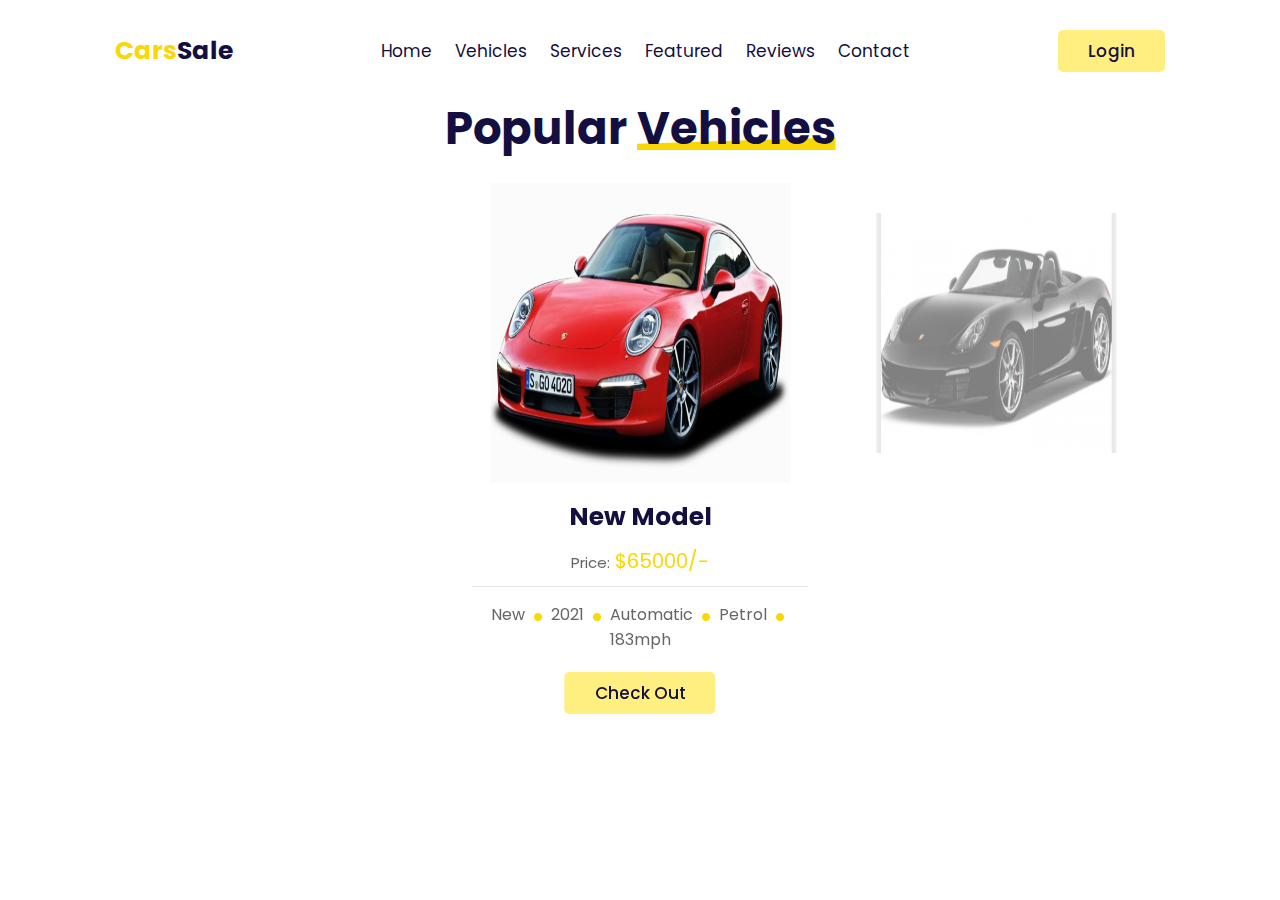
<file: html/vehicles.html>
<!DOCTYPE html>
<html lang="en">
<head>
    <meta charset="UTF-8">
    <meta name="viewport" content="width=device-width, initial-scale=1.0">
    <title>Vehicles</title>
    <!-- Swiper Js -->
    <link rel="stylesheet" href="https://cdn.jsdelivr.net/npm/swiper@11/swiper-bundle.min.css" />
    <!-- Css -->
    <link rel="stylesheet" href="../css/vehicles.css">
    <!-- Font Awesome -->
    <link rel="stylesheet" href="https://cdnjs.cloudflare.com/ajax/libs/font-awesome/6.5.1/css/all.min.css">
</head>
<body>
    <header class="header">
        <div id="menu-btn" class="fas fa-bars"></div>
        <a href="#" class="logo"><span>Cars</span>Sale</a>
        <nav class="navbar">
            <a href="./index.html">home</a>
            <a href="./vehicles.html">vehicles</a>
            <a href="./services.html">services</a>
            <a href="./featured.html">featured</a>
            <a href="./reviews.html">reviews</a>
            <a href="./contact.html">contact</a>
        </nav>
        <div id="login-btn">
            <button class="btn">login</button>
            <i class="far fa-user"></i>
        </div>
    </header>
    <div class="login-form-container">
        <span class="fas fa-times" id="close-login-form"></span>
        <form action="">
            <h3>user login</h3>
            <input type="email" placeholder="email" class="box">
            <input type="password" placeholder="password" class="box">
            <p>forget your password <a href="#">click here</a></p>
            <input type="submit" value="login now" class="btn">
            <p>or login with</p>
            <div class="buttons">
                <a href="#" class="btn">google</a>
                <a href="#" class="btn">facebook</a>
            </div>
            <p>don't have an account <a href="#">create one</a></p>
        </form>
    </div>
    <section class="vehicles" id="vehicles">
        <h1 class="heading">popular <span>vehicles</span></h1>
        <div class="swiper vehicles-slider">
            <div class="swiper-wrapper">
                <div class="swiper-slide box">
                    <img class="img" src="../images/photo_2024-03-06_20-51-37.jpg" alt="">
                    <div class="context">
                        <h3>new model</h3>
                        <div class="price">
                            <span>price:</span>
                            $65000/-
                        </div>
                        <p>
                            new
                            <span class="fas fa-circle"></span> 2021
                            <span class="fas fa-circle"></span> automatic
                            <span class="fas fa-circle"></span> petrol
                            <span class="fas fa-circle"></span> 183mph
                        </p>
                        <a href="#" class="btn">check out</a>
                    </div>
                </div>
                <div class="swiper-slide box">
                    <img class="img" src="../images/photo_2024-03-06_20-51-42.jpg" alt="">
                    <div class="context">
                        <h3>new model</h3>
                        <div class="price">
                            <span>price:</span>
                            $65000/-
                        </div>
                        <p>
                            new
                            <span class="fas fa-circle"></span> 2021
                            <span class="fas fa-circle"></span> automatic
                            <span class="fas fa-circle"></span> petrol
                            <span class="fas fa-circle"></span> 183mph
                        </p>
                        <a href="#" class="btn">check out</a>
                    </div>
                </div>
                <div class="swiper-slide box">
                    <img class="img" src="../images/photo_2024-03-06_20-51-47.jpg" alt="">
                    <div class="context">
                        <h3>new model</h3>
                        <div class="price">
                            <span>price:</span>
                            $65000/-
                        </div>
                        <p>
                            new
                            <span class="fas fa-circle"></span> 2021
                            <span class="fas fa-circle"></span> automatic
                            <span class="fas fa-circle"></span> petrol
                            <span class="fas fa-circle"></span> 183mph
                        </p>
                        <a href="#" class="btn">check out</a>
                    </div>
                </div>
                <div class="swiper-slide box">
                    <img class="img" src="../images/photo_2024-03-06_20-51-51.jpg" alt="">
                    <div class="context">
                        <h3>new model</h3>
                        <div class="price">
                            <span>price:</span>
                            $65000/-
                        </div>
                        <p>
                            new
                            <span class="fas fa-circle"></span> 2021
                            <span class="fas fa-circle"></span> automatic
                            <span class="fas fa-circle"></span> petrol
                            <span class="fas fa-circle"></span> 183mph
                        </p>
                        <a href="#" class="btn">check out</a>
                    </div>
                </div>
                <div class="swiper-slide box">
                    <img class="img" src="../images/photo_2024-03-06_20-51-57.jpg" alt="">
                    <div class="context">
                        <h3>new model</h3>
                        <div class="price">
                            <span>price:</span>
                            $65000/-
                        </div>
                        <p>
                            new
                            <span class="fas fa-circle"></span> 2021
                            <span class="fas fa-circle"></span> automatic
                            <span class="fas fa-circle"></span> petrol
                            <span class="fas fa-circle"></span> 183mph
                        </p>
                        <a href="#" class="btn">check out</a>
                    </div>
                </div>
                <div class="swiper-slide box">
                    <img class="img" src="../images/photo_2024-03-06_20-52-01.jpg" alt="">
                    <div class="context">
                        <h3>new model</h3>
                        <div class="price">
                            <span>price:</span>
                            $65000/-
                        </div>
                        <p>
                            new
                            <span class="fas fa-circle"></span> 2021
                            <span class="fas fa-circle"></span> automatic
                            <span class="fas fa-circle"></span> petrol
                            <span class="fas fa-circle"></span> 183mph
                        </p>
                        <a href="#" class="btn">check out</a>
                    </div>
                </div>
                <!-- <div class="swiper-pagination"></div> -->
                <div class="swiper-slide var swiper = new Swiper(".mySwiper", {
                    slidesPerView: 1,
                    spaceBetween: 10,
                    pagination: {
                        el: ".swiper-pagination",
                        clickable: true,
                    },
                    breakpoints: {
                        640: {
                            slidesPerView: 2,
                            spaceBetween: 20,
                        },
                        768: {
                            slidesPerView: 4,
                            spaceBetween: 40,
                        },
                        1024: {
                            slidesPerView: 5,
                            spaceBetween: 50,
                        },
                    },
                }); box">
            </div> 
    </section>
</body>
    <!-- Swiper Js -->
    <script src="https://cdn.jsdelivr.net/npm/swiper@11/swiper-bundle.min.js"></script>
    <!-- Js -->
    <script src="../js/vehicles.js"></script>
</html>
</file>
<file: css/style.css>
@import url('https://fonts.googleapis.com/css2?family=Poppins:wght@100;300;400;500;600&display=swap');

:root{
    --yellow:#f9d806;
    --light-yellow:#ffee80;
    --black:#130f40;
    --light-color:#666;
    --border:.1rem solid rgba(0,0,0,.1);
    --box-shadow:0 .5rem 1rem rgba(0,0,0,.1);
}

*{
    font-family: 'Poppins', sans-serif;
    margin: 0;
    padding: 0;
    box-sizing: border-box;
    outline: none;
    border: none;
    text-decoration: none;
    text-transform: capitalize;
    transition: all .2s linear;
}

html{
    font-size: 62.5%;
    overflow-x: hidden;
    scroll-padding-top: 7rem;
    scroll-behavior: smooth;
}

section{
    padding: 2rem 9%;
}

.btn{
    display: inline-block;
    margin-top: 1rem;
    border-radius: .5rem;
    background: var(--light-yellow);
    color: var(--black);
    font-weight: 500;
    font-size: 1.7rem;
    cursor: pointer;
    padding:.8rem 3rem;

}

.btn:hover{
    background: var(--yellow);
}

.header{
    position: fixed;
    top: 0;
    left: 0;
    right: 0;
    z-index: 900;
    background: #fff;
    display: flex;
    align-items: center;
    justify-content: space-between;
    padding: 3rem 9%;
}

.header .logo{
    font-size: 2.5rem;
    color: var(--black);
    font-weight: bolder;
}

.header .logo span{
    color: var(--yellow);
}

.header .navbar a{
    font-size: 1.7rem;
    margin: 0 1rem;
    color: var(--black);
}

.header .navbar a:hover{
    color: var(--yellow);
}

.header .btn{
    margin-top: 0;
}

.header #login-btn i{
    font-size: 2.5rem;
    color: var(--light-color);
    cursor: pointer;
    display: none;
}

#menu-btn{
    font-size: 2.5rem;
    color: var(--light-color);
    cursor: pointer;
    display: none;
}

.header.active{
    box-shadow: var(--box-shadow);
    padding: 2rem 9%;
}

.login-form-container{
    position: fixed;
    top: 105%;
    left: 0;
    z-index: 1000;
    height: 100%;
    width: 100%;
    background: rgba(255, 255, 255, .9);
    display: flex;
    align-items: center;
    justify-content: center;
    opacity: 0;
}

.login-form-container.active{
    top: 0;
    opacity: 1;
}

.login-form-container form{
    padding: 2rem;
    margin: 2rem;
    border-radius: .5rem;
    box-shadow: var(--box-shadow);
    background: #fff;
    border: var(--border);
    text-align: center;
    width: 40rem;
}

.login-form-container form .buttons{
    display: flex;
    align-items: center;
    gap: 1rem;
}

.login-form-container form .btn{
    display: block;
    width: 100%;
    margin: .5rem 0;
}

.login-form-container form h3{
    color: var(--black);
    font-size: 2.5rem;
    padding-bottom: 1rem;
    text-transform: uppercase;
}

.login-form-container #close-login-form{
    position: absolute;
    top: 1.5rem;
    right: 2.5rem;
    font-size: 5rem;
    color: var(--black);
    cursor: pointer;

}

.login-form-container form .box{
    margin: .7rem 0;
    width: 100%;
    text-transform: none;
    color: var(--black);
    font-size: 1.6rem;
    padding: 1rem 1.2rem;
    border: var(--border);
    border-radius: .5rem;
}

.login-form-container form p{
    padding: 1rem 0;
    font-size: 1.5rem;
    color: var(--light-color);
}

.login-form-container form p a{
    color: var(--yellow);
    text-decoration: underline;
}

.home{
    padding-top: 10rem;
    text-align: center;
}

.home h1{
    font-size: 7rem;
    text-transform: uppercase;
    color: var(--black);
}

.icons-container{
    padding-top: 5rem;
    padding-bottom: 5rem;
    display: grid;
    grid-template-columns: repeat(auto-fit, minmax(25rem, 1fr));
    gap:1.5rem;
    background: #eee;
}

.icons-container .icons{
    display: flex;
    gap: 1.5rem;
    padding: 2rem;
    background: #fff;
    box-shadow: var(--box-shadow);
    border-radius: .5rem;
}

.icons-container .icons i{
    width: 6rem;
    height: 6rem;
    line-height: 6rem;
    font-size: 2.5rem;
    border-radius: 50%;
    background: #eee;
    color: var(--black);
    text-align: center;
}

.icons-container .icons .content h3{
    color: var(--yellow);
    font-size: 2.5rem;
}

.icons-container .icons .content p{
    color: var(--light-color);
    font-size: 1.5rem;
}

.icons-container .icons:hover{
    background: var(--black);
}

.icons-container .icons:hover i{
    background: var(--yellow);
}

.icons-container .icons:hover .content h3{
    color: #fff;
}

.icons-container .icons:hover .content p{
    color: #eee;
}

@media(max-width:991px){
    html{
        font-size: 55%;
    }
    .header{
        padding: 2rem;
    }
    .header.active{
        padding: 2rem;
    }
    section{
        padding: 2rem;
    }
}

@media(max-width:768px){

    #menu-btn{
        display: block;
    }

    #menu-btn.fa-times{
        transform: rotate(180deg);
    }

    .header #login-btn i{
        display: block;
    }

    .header #login-btn .btn{
        display: none;
    }

    .header .navbar{
        position: absolute;
        top: 99%;
        left: 0;
        right: 0;
        background: #fff;
        border-top: var(--border);
        clip-path: polygon(0 0, 100% 0, 100% 0, 0 0);
    }
    
    .header .navbar.active{
        clip-path: polygon(0 0, 100% 0, 100% 100%, 0% 100%);
    }

    .header .navbar a{
        display: block;
        margin: 2rem;
        font-size: 2rem;
    }
}

@media(max-width:450px){
    html{
        font-size: 50%;
    }
}
</file>
<file: css/contact.css>
@import url('https://fonts.googleapis.com/css2?family=Poppins:wght@100;300;400;500;600&display=swap');

:root{
    --yellow:#f9d806;
    --light-yellow:#ffee80;
    --black:#130f40;
    --light-color:#666;
    --border:.1rem solid rgba(0,0,0,.1);
    --box-shadow:0 .5rem 1rem rgba(0,0,0,.1);
}

*{
    font-family: 'Poppins', sans-serif;
    margin: 0;
    padding: 0;
    box-sizing: border-box;
    outline: none;
    border: none;
    text-decoration: none;
    text-transform: capitalize;
    transition: all .2s linear;
}

html{
    font-size: 62.5%;
    overflow-x: hidden;
    scroll-padding-top: 7rem;
    scroll-behavior: smooth;
}

section{
    padding: 2rem 9%;
}

.btn{
    display: inline-block;
    margin-top: 1rem;
    border-radius: .5rem;
    background: var(--light-yellow);
    color: var(--black);
    font-weight: 500;
    font-size: 1.7rem;
    cursor: pointer;
    padding:.8rem 3rem;

}

.btn:hover{
    background: var(--yellow);
}

.header{
    position: fixed;
    top: 0;
    left: 0;
    right: 0;
    z-index: 900;
    background: #fff;
    display: flex;
    align-items: center;
    justify-content: space-between;
    padding: 3rem 9%;
}

.header .logo{
    font-size: 2.5rem;
    color: var(--black);
    font-weight: bolder;
}

.header .logo span{
    color: var(--yellow);
}

.header .navbar a{
    font-size: 1.7rem;
    margin: 0 1rem;
    color: var(--black);
}

.header .navbar a:hover{
    color: var(--yellow);
}

.header .btn{
    margin-top: 0;
}

.header #login-btn i{
    font-size: 2.5rem;
    color: var(--light-color);
    cursor: pointer;
    display: none;
}

#menu-btn{
    font-size: 2.5rem;
    color: var(--light-color);
    cursor: pointer;
    display: none;
}

.header.active{
    box-shadow: var(--box-shadow);
    padding: 2rem 9%;
}

.login-form-container{
    position: fixed;
    top: 105%;
    left: 0;
    z-index: 1000;
    height: 100%;
    width: 100%;
    background: rgba(255, 255, 255, .9);
    display: flex;
    align-items: center;
    justify-content: center;
    opacity: 0;
}

.login-form-container.active{
    top: 0;
    opacity: 1;
}

.login-form-container form{
    padding: 2rem;
    margin: 2rem;
    border-radius: .5rem;
    box-shadow: var(--box-shadow);
    background: #fff;
    border: var(--border);
    text-align: center;
    width: 40rem;
}

.login-form-container form .buttons{
    display: flex;
    align-items: center;
    gap: 1rem;
}

.login-form-container form .btn{
    display: block;
    width: 100%;
    margin: .5rem 0;
}

.login-form-container form h3{
    color: var(--black);
    font-size: 2.5rem;
    padding-bottom: 1rem;
    text-transform: uppercase;
}

.login-form-container #close-login-form{
    position: absolute;
    top: 1.5rem;
    right: 2.5rem;
    font-size: 5rem;
    color: var(--black);
    cursor: pointer;

}

.login-form-container form .box{
    margin: .7rem 0;
    width: 100%;
    text-transform: none;
    color: var(--black);
    font-size: 1.6rem;
    padding: 1rem 1.2rem;
    border: var(--border);
    border-radius: .5rem;
}

.login-form-container form p{
    padding: 1rem 0;
    font-size: 1.5rem;
    color: var(--light-color);
}

.login-form-container form p a{
    color: var(--yellow);
    text-decoration: underline;
}

.contact .row{
    display: flex;
    flex-wrap: wrap;
    gap: 1.5rem;
}

.contact .row .map{
    flex: 1 1 42rem;
    width: 100%;
    padding: 2rem;
    border: var(--border);
    border-radius: .5rem;
    box-shadow: var(--box-shadow);
}

.contact .row form{
    flex: 1 1 42rem;
    padding: 2rem;
    border: var(--border);
    border-radius: .5rem;
    box-shadow: var(--box-shadow);
    text-align: center;
}

.contact .row form h3{
    font-size: 3rem;
    color: var(--black);
}

.contact .row form .box{
    margin: .7rem 0;
    width: 100%;
    border: var(--border);
    padding: 1rem;
    font-size: 1.6rem;
    color: var(--black);
    text-transform: none;
    border-radius:.5rem ;
}

.contact .row form textarea{
    height: 15rem;
    resize: none;
}

@media(max-width:991px){
    html{
        font-size: 55%;
    }
    .header{
        padding: 2rem;
    }
    .header.active{
        padding: 2rem;
    }
    section{
        padding: 2rem;
    }
}

@media(max-width:768px){

    #menu-btn{
        display: block;
    }

    #menu-btn.fa-times{
        transform: rotate(180deg);
    }

    .header #login-btn i{
        display: block;
    }

    .header #login-btn .btn{
        display: none;
    }

    .header .navbar{
        position: absolute;
        top: 99%;
        left: 0;
        right: 0;
        background: #fff;
        border-top: var(--border);
        clip-path: polygon(0 0, 100% 0, 100% 0, 0 0);
    }
    
    .header .navbar.active{
        clip-path: polygon(0 0, 100% 0, 100% 100%, 0% 100%);
    }

    .header .navbar a{
        display: block;
        margin: 2rem;
        font-size: 2rem;
    }
}

@media(max-width:450px){
    html{
        font-size: 50%;
    }
}
</file>
<file: css/featured.css>
@import url('https://fonts.googleapis.com/css2?family=Poppins:wght@100;300;400;500;600&display=swap');

:root{
    --yellow:#f9d806;
    --light-yellow:#ffee80;
    --black:#130f40;
    --light-color:#666;
    --border:.1rem solid rgba(0,0,0,.1);
    --box-shadow:0 .5rem 1rem rgba(0,0,0,.1);
}

*{
    font-family: 'Poppins', sans-serif;
    margin: 0;
    padding: 0;
    box-sizing: border-box;
    outline: none;
    border: none;
    text-decoration: none;
    text-transform: capitalize;
    transition: all .2s linear;
}

html{
    font-size: 62.5%;
    overflow-x: hidden;
    scroll-padding-top: 7rem;
    scroll-behavior: smooth;
}

section{
    padding: 2rem 9%;
}

.heading{
    margin-top: 40px;
    text-align: center;
    padding-bottom: 2rem;
    font-size: 4.5rem;
    color: var(--black);
}

.heading span{
    position: relative;
    z-index: 0;
}

.heading span::before{
    content: '';
    position: absolute;
    bottom: 1rem;
    left: 0;
    height: 100%;
    width: 100%;
    z-index: -1;
    background: var(--yellow);
    clip-path: polygon(0 90%, 100% 80%, 100% 100%, 0% 100%);
}

.btn{
    display: inline-block;
    margin-top: 1rem;
    border-radius: .5rem;
    background: var(--light-yellow);
    color: var(--black);
    font-weight: 500;
    font-size: 1.7rem;
    cursor: pointer;
    padding:.8rem 3rem;

}

.btn:hover{
    background: var(--yellow);
}

.header{
    position: fixed;
    top: 0;
    left: 0;
    right: 0;
    z-index: 900;
    background: #fff;
    display: flex;
    align-items: center;
    justify-content: space-between;
    padding: 3rem 9%;
}

.header .logo{
    font-size: 2.5rem;
    color: var(--black);
    font-weight: bolder;
}

.header .logo span{
    color: var(--yellow);
}

.header .navbar a{
    font-size: 1.7rem;
    margin: 0 1rem;
    color: var(--black);
}

.header .navbar a:hover{
    color: var(--yellow);
}

.header .btn{
    margin-top: 0;
}

.header #login-btn i{
    font-size: 2.5rem;
    color: var(--light-color);
    cursor: pointer;
    display: none;
}

#menu-btn{
    font-size: 2.5rem;
    color: var(--light-color);
    cursor: pointer;
    display: none;
}

.header.active{
    box-shadow: var(--box-shadow);
    padding: 2rem 9%;
}

.login-form-container{
    position: fixed;
    top: 105%;
    left: 0;
    z-index: 1000;
    height: 100%;
    width: 100%;
    background: rgba(255, 255, 255, .9);
    display: flex;
    align-items: center;
    justify-content: center;
    opacity: 0;
}

.login-form-container.active{
    top: 0;
    opacity: 1;
}

.login-form-container form{
    padding: 2rem;
    margin: 2rem;
    border-radius: .5rem;
    box-shadow: var(--box-shadow);
    background: #fff;
    border: var(--border);
    text-align: center;
    width: 40rem;
}

.login-form-container form .buttons{
    display: flex;
    align-items: center;
    gap: 1rem;
}

.login-form-container form .btn{
    display: block;
    width: 100%;
    margin: .5rem 0;
}

.login-form-container form h3{
    color: var(--black);
    font-size: 2.5rem;
    padding-bottom: 1rem;
    text-transform: uppercase;
}

.login-form-container #close-login-form{
    position: absolute;
    top: 1.5rem;
    right: 2.5rem;
    font-size: 5rem;
    color: var(--black);
    cursor: pointer;

}

.login-form-container form .box{
    margin: .7rem 0;
    width: 100%;
    text-transform: none;
    color: var(--black);
    font-size: 1.6rem;
    padding: 1rem 1.2rem;
    border: var(--border);
    border-radius: .5rem;
}

.login-form-container form p{
    padding: 1rem 0;
    font-size: 1.5rem;
    color: var(--light-color);
}

.login-form-container form p a{
    color: var(--yellow);
    text-decoration: underline;
}

.heading{
    margin-top: 75px;
}

.featured .featured-slider{
    padding: 1rem;
    padding-bottom: 4rem;
}

.featured .featured-slider .box{
    text-align: center;
    padding: 2rem;
    box-shadow: var(--box-shadow);
    border: var(--border);
    border-radius: .5rem;
}

.featured .featured-slider .box img{
    height: 15rem;
}

.featured .featured-slider .box:hover img{
    transform: scale(.9);
}

.featured .featured-slider .box h3{
    font-size: 2.2rem;
    color: var(--black);
}

.featured .featured-slider .box .stars{
    padding: 1rem 0;
}

.featured .featured-slider .box .stars i{
    font-size: 1.7rem;
    color: var(--yellow);
}

.featured .featured-slider .box .price{
    font-size: 2.5rem;
    color: var(--black);
}

@media(max-width:991px){
    html{
        font-size: 55%;
    }
    .header{
        padding: 2rem;
    }
    .header.active{
        padding: 2rem;
    }
    section{
        padding: 2rem;
    }
}

@media(max-width:768px){

    #menu-btn{
        display: block;
    }

    #menu-btn.fa-times{
        transform: rotate(180deg);
    }

    .header #login-btn i{
        display: block;
    }

    .header #login-btn .btn{
        display: none;
    }

    .header .navbar{
        position: absolute;
        top: 99%;
        left: 0;
        right: 0;
        background: #fff;
        border-top: var(--border);
        clip-path: polygon(0 0, 100% 0, 100% 0, 0 0);
    }
    
    .header .navbar.active{
        clip-path: polygon(0 0, 100% 0, 100% 100%, 0% 100%);
    }

    .header .navbar a{
        display: block;
        margin: 2rem;
        font-size: 2rem;
    }
}

@media(max-width:450px){
    html{
        font-size: 50%;
    }
}
</file>
<file: css/forgotpass.css>
@import url('https://fonts.googleapis.com/css2?family=Poppins:wght@100;300;400;500;600&display=swap');

:root{
    --yellow:#f9d806;
    --light-yellow:#ffee80;
    --black:#130f40;
    --light-color:#666;
    --border:.1rem solid rgba(0,0,0,.1);
    --box-shadow:0 .5rem 1rem rgba(0,0,0,.1);
}

*{
    font-family: 'Poppins', sans-serif;
    margin: 0;
    padding: 0;
    box-sizing: border-box;
    outline: none;
    border: none;
    text-decoration: none;
    text-transform: capitalize;
    transition: all .2s linear;
}

span{
    color: var(--yellow)
    ;
}

.heading{
    font-size: 7rem;
    text-transform: uppercase;
    color: var(--black);
}

.header{
    width: 1220px;
    margin: 0 auto;
    padding: 40px;
}

.btn{
    margin-left: 30px;
    display: inline-block;
    margin-top: 1rem;
    border-radius: .5rem;
    background: var(--light-yellow);
    color: var(--black);
    font-weight: 500;
    font-size: 1.7rem;
    cursor: pointer;
    padding:1rem 3rem;
}

.btn:hover{
    background: var(--yellow);
}

.box{
    margin: 0.7rem 0;
    width: 50%;
    text-transform: none;
    color: var(--black);
    font-size: 1.6rem;
    padding: 1rem 1.2rem;
    border: var(--border);
    border-radius: 0.5rem 
}

@media(max-width:991px){
    html{
        font-size: 55%;
    }
    .header{
        padding: 2rem;
    }
    .header.active{
        padding: 2rem;
    }
    section{
        padding: 2rem;
    }
}

@media(max-width:768px){

    #menu-btn{
        display: block;
    }

    #menu-btn.fa-times{
        transform: rotate(180deg);
    }

    .header #login-btn i{
        display: block;
    }

    .header #login-btn .btn{
        display: none;
    }

    .header .navbar{
        position: absolute;
        top: 99%;
        left: 0;
        right: 0;
        background: #fff;
        border-top: var(--border);
        clip-path: polygon(0 0, 100% 0, 100% 0, 0 0);
    }
    
    .header .navbar.active{
        clip-path: polygon(0 0, 100% 0, 100% 100%, 0% 100%);
    }

    .header .navbar a{
        display: block;
        margin: 2rem;
        font-size: 2rem;
    }
}

@media(max-width:450px){
    html{
        font-size: 50%;
    }
}
</file>
<file: css/google.css>
@import url('https://fonts.googleapis.com/css2?family=Poppins:wght@100;300;400;500;600&display=swap');

:root{
    --yellow:#f9d806;
    --light-yellow:#ffee80;
    --black:#130f40;
    --light-color:#666;
    --border:.1rem solid rgba(0,0,0,.1);
    --box-shadow:0 .5rem 1rem rgba(0,0,0,.1);
}

*{
    font-family: 'Poppins', sans-serif;
    margin: 0;
    padding: 0;
    box-sizing: border-box;
    outline: none;
    border: none;
    text-decoration: none;
    text-transform: capitalize;
    transition: all .2s linear;
}

.heading{
    font-size: 7rem;
    text-transform: uppercase;
    color: var(--black);
}

.header{
    width: 1220px;
    margin: 0 auto;
    padding: 40px;
}

.btn1{
    width: 100%;
    /* margin-left: 30px; */
    display: inline-block;
    /* margin-top: 1rem; */
    border-radius: .5rem;
    background: var(--light-yellow);
    color: var(--black);
    font-weight: 500;
    font-size: 1.7rem;
    cursor: pointer;
    padding:1rem 3rem;
}

.btn1:hover{
    background: var(--yellow);
}

.box{
    margin: 0.7rem 0;
    width: 50%;
    text-transform: none;
    color: var(--black);
    font-size: 1.6rem;
    padding: 1rem 1.2rem;
    border: var(--border);
    border-radius: 0.5rem 
} 

@media(max-width:991px){
    html{
        font-size: 55%;
    }
    .header{
        padding: 2rem;
    }
    .header.active{
        padding: 2rem;
    }
    section{
        padding: 2rem;
    }
}

@media(max-width:768px){

    #menu-btn{
        display: block;
    }

    #menu-btn.fa-times{
        transform: rotate(180deg);
    }

    .header #login-btn i{
        display: block;
    }

    .header #login-btn .btn{
        display: none;
    }

    .header .navbar{
        position: absolute;
        top: 99%;
        left: 0;
        right: 0;
        background: #fff;
        border-top: var(--border);
        clip-path: polygon(0 0, 100% 0, 100% 0, 0 0);
    }
    
    .header .navbar.active{
        clip-path: polygon(0 0, 100% 0, 100% 100%, 0% 100%);
    }

    .header .navbar a{
        display: block;
        margin: 2rem;
        font-size: 2rem;
    }
}

@media(max-width:450px){
    html{
        font-size: 50%;
    }
}
</file>
<file: css/reviews.css>
@import url('https://fonts.googleapis.com/css2?family=Poppins:wght@100;300;400;500;600&display=swap');

:root{
    --yellow:#f9d806;
    --light-yellow:#ffee80;
    --black:#130f40;
    --light-color:#666;
    --border:.1rem solid rgba(0,0,0,.1);
    --box-shadow:0 .5rem 1rem rgba(0,0,0,.1);
}

*{
    font-family: 'Poppins', sans-serif;
    margin: 0;
    padding: 0;
    box-sizing: border-box;
    outline: none;
    border: none;
    text-decoration: none;
    text-transform: capitalize;
    transition: all .2s linear;
}

html{
    font-size: 62.5%;
    overflow-x: hidden;
    scroll-padding-top: 7rem;
    scroll-behavior: smooth;
}

section{
    padding: 2rem 9%;
}

.heading{
    margin-top: 40px;
    text-align: center;
    padding-bottom: 2rem;
    font-size: 4.5rem;
    color: var(--black);
}

.heading span{
    position: relative;
    z-index: 0;
}

.heading span::before{
    content: '';
    position: absolute;
    bottom: 1rem;
    left: 0;
    height: 100%;
    width: 100%;
    z-index: -1;
    background: var(--yellow);
    clip-path: polygon(0 90%, 100% 80%, 100% 100%, 0% 100%);
}

.btn{
    display: inline-block;
    margin-top: 1rem;
    border-radius: .5rem;
    background: var(--light-yellow);
    color: var(--black);
    font-weight: 500;
    font-size: 1.7rem;
    cursor: pointer;
    padding:.8rem 3rem;

}

.btn:hover{
    background: var(--yellow);
}

.header{
    position: fixed;
    top: 0;
    left: 0;
    right: 0;
    z-index: 900;
    background: #fff;
    display: flex;
    align-items: center;
    justify-content: space-between;
    padding: 3rem 9%;
}

.header .logo{
    font-size: 2.5rem;
    color: var(--black);
    font-weight: bolder;
}

.header .logo span{
    color: var(--yellow);
}

.header .navbar a{
    font-size: 1.7rem;
    margin: 0 1rem;
    color: var(--black);
}

.header .navbar a:hover{
    color: var(--yellow);
}

.header .btn{
    margin-top: 0;
}

.header #login-btn i{
    font-size: 2.5rem;
    color: var(--light-color);
    cursor: pointer;
    display: none;
}

#menu-btn{
    font-size: 2.5rem;
    color: var(--light-color);
    cursor: pointer;
    display: none;
}

.header.active{
    box-shadow: var(--box-shadow);
    padding: 2rem 9%;
}

.login-form-container{
    position: fixed;
    top: 105%;
    left: 0;
    z-index: 1000;
    height: 100%;
    width: 100%;
    background: rgba(255, 255, 255, .9);
    display: flex;
    align-items: center;
    justify-content: center;
    opacity: 0;
}

.login-form-container.active{
    top: 0;
    opacity: 1;
}

.login-form-container form{
    padding: 2rem;
    margin: 2rem;
    border-radius: .5rem;
    box-shadow: var(--box-shadow);
    background: #fff;
    border: var(--border);
    text-align: center;
    width: 40rem;
}

.login-form-container form .buttons{
    display: flex;
    align-items: center;
    gap: 1rem;
}

.login-form-container form .btn{
    display: block;
    width: 100%;
    margin: .5rem 0;
}

.login-form-container form h3{
    color: var(--black);
    font-size: 2.5rem;
    padding-bottom: 1rem;
    text-transform: uppercase;
}

.login-form-container #close-login-form{
    position: absolute;
    top: 1.5rem;
    right: 2.5rem;
    font-size: 5rem;
    color: var(--black);
    cursor: pointer;

}

.login-form-container form .box{
    margin: .7rem 0;
    width: 100%;
    text-transform: none;
    color: var(--black);
    font-size: 1.6rem;
    padding: 1rem 1.2rem;
    border: var(--border);
    border-radius: .5rem;
}

.login-form-container form p{
    padding: 1rem 0;
    font-size: 1.5rem;
    color: var(--light-color);
}

.login-form-container form p a{
    color: var(--yellow);
    text-decoration: underline;
}

.heading{
    margin-top: 75px;
}

.newsletter{
    opacity: 0.8;
    margin-top: 100px;
    padding: 6rem 2rem;
    text-align: center;
    background: url(../images/photo_2024-03-10_14-14-49.jpg) no-repeat;
    background-position: center;
    background-size: cover;
}

.newsletter h3{
    color: var(--black);
    font-size: 3rem;
}

.newsletter p{
    color: var(--light-color);
    font-size: 1.5rem;
    padding: 1rem 0;
}

.newsletter form{
    margin: 1rem auto;
    max-width: 60rem;
    height: 5rem;
    display: flex;
    box-shadow: var(--box-shadow);
    overflow: hidden;
    border-radius: 5rem;
}

.newsletter form input[type="email"]{
    height: 100%;
    width: 100%;
    font-size: 1.6rem;
    color: var(--black);
    text-transform:none ;
    padding: 0 2rem;
}

.newsletter form input[type="submit"]{
    height: 100%;
    width: 17rem;
    font-size: 1.7rem;
    color: var(--black);
    background: var(--light-color);
    cursor: pointer;
}

.newsletter form input[type="submit"]:hover{
    background: var(--yellow);
}

.reviews .review-slider{
    padding-bottom: 3rem;
}

.reviews .review-slider .box{
    padding: 2rem;
    margin: 2rem 0;
    text-align: center;
    /* opacity: .4; */
    transform: scale(.9);
}

.reviews .review-slider .box .swiper-slide-active{
    /* opacity: 1; */
    transform: scale(1);
    box-shadow: var(--box-shadow);
    border: var(--border);
}

.reviews .review-slider .box img{
    height: 7rem;
    width: 7rem;
    border-radius: 50%;
    margin-bottom: 1rem;
}

.reviews .review-slider .box .content p{
    font-size: 1.4rem;
    color: var(--light-color);
    padding: 1rem 0;
}

.reviews .review-slider .box .content h3{
    font-size: 2.2rem;
    color: var(--black);
}

.reviews .review-slider .box .content .stars i{
    font-size: 1.7rem;
    color: var(--yellow);
}

@media(max-width:991px){
    html{
        font-size: 55%;
    }
    .header{
        padding: 2rem;
    }
    .header.active{
        padding: 2rem;
    }
    section{
        padding: 2rem;
    }
}

@media(max-width:768px){

    #menu-btn{
        display: block;
    }

    #menu-btn.fa-times{
        transform: rotate(180deg);
    }

    .header #login-btn i{
        display: block;
    }

    .header #login-btn .btn{
        display: none;
    }

    .header .navbar{
        position: absolute;
        top: 99%;
        left: 0;
        right: 0;
        background: #fff;
        border-top: var(--border);
        clip-path: polygon(0 0, 100% 0, 100% 0, 0 0);
    }
    
    .header .navbar.active{
        clip-path: polygon(0 0, 100% 0, 100% 100%, 0% 100%);
    }

    .header .navbar a{
        display: block;
        margin: 2rem;
        font-size: 2rem;
    }
}

@media(max-width:450px){
    html{
        font-size: 50%;
    }
}
</file>
<file: css/services.css>
@import url('https://fonts.googleapis.com/css2?family=Poppins:wght@100;300;400;500;600&display=swap');

:root{
    --yellow:#f9d806;
    --light-yellow:#ffee80;
    --black:#130f40;
    --light-color:#666;
    --border:.1rem solid rgba(0,0,0,.1);
    --box-shadow:0 .5rem 1rem rgba(0,0,0,.1);
}

*{
    font-family: 'Poppins', sans-serif;
    margin: 0;
    padding: 0;
    box-sizing: border-box;
    outline: none;
    border: none;
    text-decoration: none;
    text-transform: capitalize;
    transition: all .2s linear;
}

html{
    font-size: 62.5%;
    overflow-x: hidden;
    scroll-padding-top: 7rem;
    scroll-behavior: smooth;
}

section{
    padding: 2rem 9%;
}

.heading{
    margin-top: 40px;
    text-align: center;
    padding-bottom: 2rem;
    font-size: 4.5rem;
    color: var(--black);
}

.heading span{
    position: relative;
    z-index: 0;
}

.heading span::before{
    content: '';
    position: absolute;
    bottom: 1rem;
    left: 0;
    height: 100%;
    width: 100%;
    z-index: -1;
    background: var(--yellow);
    clip-path: polygon(0 90%, 100% 80%, 100% 100%, 0% 100%);
}

.btn{
    display: inline-block;
    margin-top: 1rem;
    border-radius: .5rem;
    background: var(--light-yellow);
    color: var(--black);
    font-weight: 500;
    font-size: 1.7rem;
    cursor: pointer;
    padding:.8rem 3rem;

}

.btn:hover{
    background: var(--yellow);
}

.header{
    position: fixed;
    top: 0;
    left: 0;
    right: 0;
    z-index: 900;
    background: #fff;
    display: flex;
    align-items: center;
    justify-content: space-between;
    padding: 3rem 9%;
}

.header .logo{
    font-size: 2.5rem;
    color: var(--black);
    font-weight: bolder;
}

.header .logo span{
    color: var(--yellow);
}

.header .navbar a{
    font-size: 1.7rem;
    margin: 0 1rem;
    color: var(--black);
}

.header .navbar a:hover{
    color: var(--yellow);
}

.header .btn{
    margin-top: 0;
}

.header #login-btn i{
    font-size: 2.5rem;
    color: var(--light-color);
    cursor: pointer;
    display: none;
}

#menu-btn{
    font-size: 2.5rem;
    color: var(--light-color);
    cursor: pointer;
    display: none;
}

.header.active{
    box-shadow: var(--box-shadow);
    padding: 2rem 9%;
}

.login-form-container{
    position: fixed;
    top: 105%;
    left: 0;
    z-index: 1000;
    height: 100%;
    width: 100%;
    background: rgba(255, 255, 255, .9);
    display: flex;
    align-items: center;
    justify-content: center;
    opacity: 0;
}

.login-form-container.active{
    top: 0;
    opacity: 1;
}

.login-form-container form{
    padding: 2rem;
    margin: 2rem;
    border-radius: .5rem;
    box-shadow: var(--box-shadow);
    background: #fff;
    border: var(--border);
    text-align: center;
    width: 40rem;
}

.login-form-container form .buttons{
    display: flex;
    align-items: center;
    gap: 1rem;
}

.login-form-container form .btn{
    display: block;
    width: 100%;
    margin: .5rem 0;
}

.login-form-container form h3{
    color: var(--black);
    font-size: 2.5rem;
    padding-bottom: 1rem;
    text-transform: uppercase;
}

.login-form-container #close-login-form{
    position: absolute;
    top: 1.5rem;
    right: 2.5rem;
    font-size: 5rem;
    color: var(--black);
    cursor: pointer;

}

.login-form-container form .box{
    margin: .7rem 0;
    width: 100%;
    text-transform: none;
    color: var(--black);
    font-size: 1.6rem;
    padding: 1rem 1.2rem;
    border: var(--border);
    border-radius: .5rem;
}

.login-form-container form p{
    padding: 1rem 0;
    font-size: 1.5rem;
    color: var(--light-color);
}

.login-form-container form p a{
    color: var(--yellow);
    text-decoration: underline;
}

.heading{
    margin-top: 75px;
}

.vehicles .vehicles-slider{
    padding-bottom: 5rem;
}

.vehicles .vehicles-slider .box{
    text-align: center;
}

.vehicles .vehicles-slider .box img{
    width: 300px;
    opacity: .5;
    transform: scale(.8);
}

.vehicles .vehicles-slider .box .context{
    transform: scale(0);
    padding-top: 1rem;
}

.vehicles .vehicles-slider .swiper-slide-active img{
    opacity: 1;
    transform: scale(1);
}

.vehicles .vehicles-slider .swiper-slide-active .context{
    transform: scale(1);
}

.vehicles .vehicles-slider .box .context h3{
    font-size: 2.5rem;
    color: var(--black);
}

.vehicles .vehicles-slider .box .context .price{
    font-size: 2rem;
    color: var(--yellow);
    padding: 1rem 0;
    font-size: bolder;
}

.vehicles .vehicles-slider .box .context .price span{
    font-size: 1.5rem;
    color: var(--light-color);
    font-size: normal;
}

.vehicles .vehicles-slider .box .context p{
    font-size: 1.6rem;
    padding: 1rem;
    padding-top: 1.5rem;
    border-top: var(--border);
    color: var(--light-color);
}

.vehicles .vehicles-slider .box .context p span{
    color: var(--yellow);
    font-size: .8rem;
    padding: 0 .5rem;
}

.img{
    width: 300px;
}

.swiper-paginattion-bullet-active{
    background: var(--yellow);
}

.services .box-container{
    display: grid;
    grid-template-columns: repeat(auto-fit, minmax(30rem, 1fr));
    gap: 1.5rem;
}

.services .box-container .box{
    text-align: center;
    padding: 2rem;
    border-radius: .5rem;
    box-shadow: var(--box-shadow);
    border: var(--border);
}

.services .box-container .box i{
    height: 6rem;
    width: 6rem;
    line-height: 6rem;
    font-size: 2.5rem;
    color: var(--black);
    background: var(--yellow);
    border-radius: 50%;
    margin-bottom: 1rem;
}

.services .box-container .box h3{
    color: var(--black);
    font-size: 2.2rem;
}

.services .box-container .box p{
    color: var(--light-color);
    font-size: 1.4rem;
    padding: 1rem 0;
    line-height: 1.8;
}

.services .box-container .box:hover{
    background: var(--black);
}

.services .box-container .box:hover h3{
    color: #fff;
}

.services .box-container .box:hover p{
    color: #eee;
}

@media(max-width:991px){
    html{
        font-size: 55%;
    }
    .header{
        padding: 2rem;
    }
    .header.active{
        padding: 2rem;
    }
    section{
        padding: 2rem;
    }
}

@media(max-width:768px){

    #menu-btn{
        display: block;
    }

    #menu-btn.fa-times{
        transform: rotate(180deg);
    }

    .header #login-btn i{
        display: block;
    }

    .header #login-btn .btn{
        display: none;
    }

    .header .navbar{
        position: absolute;
        top: 99%;
        left: 0;
        right: 0;
        background: #fff;
        border-top: var(--border);
        clip-path: polygon(0 0, 100% 0, 100% 0, 0 0);
    }
    
    .header .navbar.active{
        clip-path: polygon(0 0, 100% 0, 100% 100%, 0% 100%);
    }

    .header .navbar a{
        display: block;
        margin: 2rem;
        font-size: 2rem;
    }
}

@media(max-width:450px){
    html{
        font-size: 50%;
    }
    .heading{
        font-size: 3rem;
    }
}
</file>
<file: css/vehicles.css>
@import url('https://fonts.googleapis.com/css2?family=Poppins:wght@100;300;400;500;600&display=swap');

:root{
    --yellow:#f9d806;
    --light-yellow:#ffee80;
    --black:#130f40;
    --light-color:#666;
    --border:.1rem solid rgba(0,0,0,.1);
    --box-shadow:0 .5rem 1rem rgba(0,0,0,.1);
}

*{
    font-family: 'Poppins', sans-serif;
    margin: 0;
    padding: 0;
    box-sizing: border-box;
    outline: none;
    border: none;
    text-decoration: none;
    text-transform: capitalize;
    transition: all .2s linear;
}

html{
    font-size: 62.5%;
    overflow-x: hidden;
    scroll-padding-top: 7rem;
    scroll-behavior: smooth;
}

section{
    padding: 2rem 9%;
}

.heading{
    margin-top: 40px;
    text-align: center;
    padding-bottom: 2rem;
    font-size: 4.5rem;
    color: var(--black);
}

.heading span{
    position: relative;
    z-index: 0;
}

.heading span::before{
    content: '';
    position: absolute;
    bottom: 1rem;
    left: 0;
    height: 100%;
    width: 100%;
    z-index: -1;
    background: var(--yellow);
    clip-path: polygon(0 90%, 100% 80%, 100% 100%, 0% 100%);
}

.btn{
    display: inline-block;
    margin-top: 1rem;
    border-radius: .5rem;
    background: var(--light-yellow);
    color: var(--black);
    font-weight: 500;
    font-size: 1.7rem;
    cursor: pointer;
    padding:.8rem 3rem;

}

.btn:hover{
    background: var(--yellow);
}

.header{
    position: fixed;
    top: 0;
    left: 0;
    right: 0;
    z-index: 900;
    background: #fff;
    display: flex;
    align-items: center;
    justify-content: space-between;
    padding: 3rem 9%;
}

.header .logo{
    font-size: 2.5rem;
    color: var(--black);
    font-weight: bolder;
}

.header .logo span{
    color: var(--yellow);
}

.header .navbar a{
    font-size: 1.7rem;
    margin: 0 1rem;
    color: var(--black);
}

.header .navbar a:hover{
    color: var(--yellow);
}

.header .btn{
    margin-top: 0;
}

.header #login-btn i{
    font-size: 2.5rem;
    color: var(--light-color);
    cursor: pointer;
    display: none;
}

#menu-btn{
    font-size: 2.5rem;
    color: var(--light-color);
    cursor: pointer;
    display: none;
}

.header.active{
    box-shadow: var(--box-shadow);
    padding: 2rem 9%;
}

.login-form-container{
    position: fixed;
    top: 105%;
    left: 0;
    z-index: 1000;
    height: 100%;
    width: 100%;
    background: rgba(255, 255, 255, .9);
    display: flex;
    align-items: center;
    justify-content: center;
    opacity: 0;
}

.login-form-container.active{
    top: 0;
    opacity: 1;
}

.login-form-container form{
    padding: 2rem;
    margin: 2rem;
    border-radius: .5rem;
    box-shadow: var(--box-shadow);
    background: #fff;
    border: var(--border);
    text-align: center;
    width: 40rem;
}

.login-form-container form .buttons{
    display: flex;
    align-items: center;
    gap: 1rem;
}

.login-form-container form .btn{
    display: block;
    width: 100%;
    margin: .5rem 0;
}

.login-form-container form h3{
    color: var(--black);
    font-size: 2.5rem;
    padding-bottom: 1rem;
    text-transform: uppercase;
}

.login-form-container #close-login-form{
    position: absolute;
    top: 1.5rem;
    right: 2.5rem;
    font-size: 5rem;
    color: var(--black);
    cursor: pointer;

}

.login-form-container form .box{
    margin: .7rem 0;
    width: 100%;
    text-transform: none;
    color: var(--black);
    font-size: 1.6rem;
    padding: 1rem 1.2rem;
    border: var(--border);
    border-radius: .5rem;
}

.login-form-container form p{
    padding: 1rem 0;
    font-size: 1.5rem;
    color: var(--light-color);
}

.login-form-container form p a{
    color: var(--yellow);
    text-decoration: underline;
}

.heading{
    margin-top: 75px;
}

.vehicles .vehicles-slider{
    padding-bottom: 5rem;
}

.vehicles .vehicles-slider .box{
    text-align: center;
}

.vehicles .vehicles-slider .box img{
    width: 300px;
    opacity: .5;
    transform: scale(.8);
}

.vehicles .vehicles-slider .box .context{
    transform: scale(0);
    padding-top: 1rem;
}

.vehicles .vehicles-slider .swiper-slide-active img{
    opacity: 1;
    transform: scale(1);
}

.vehicles .vehicles-slider .swiper-slide-active .context{
    transform: scale(1);
}

.vehicles .vehicles-slider .box .context h3{
    font-size: 2.5rem;
    color: var(--black);
}

.vehicles .vehicles-slider .box .context .price{
    font-size: 2rem;
    color: var(--yellow);
    padding: 1rem 0;
    font-size: bolder;
}

.vehicles .vehicles-slider .box .context .price span{
    font-size: 1.5rem;
    color: var(--light-color);
    font-size: normal;
}

.vehicles .vehicles-slider .box .context p{
    font-size: 1.6rem;
    padding: 1rem;
    padding-top: 1.5rem;
    border-top: var(--border);
    color: var(--light-color);
}

.vehicles .vehicles-slider .box .context p span{
    color: var(--yellow);
    font-size: .8rem;
    padding: 0 .5rem;
}

.img{
    width: 300px;
    height: 300px;
}

.swiper-paginattion-bullet-active{
    background: var(--yellow);
}

@media(max-width:991px){
    html{
        font-size: 55%;
    }
    .header{
        padding: 2rem;
    }
    .header.active{
        padding: 2rem;
    }
    section{
        padding: 2rem;
    }
}

@media(max-width:768px){

    #menu-btn{
        display: block;
    }

    #menu-btn.fa-times{
        transform: rotate(180deg);
    }

    .header #login-btn i{
        display: block;
    }

    .header #login-btn .btn{
        display: none;
    }

    .header .navbar{
        position: absolute;
        top: 99%;
        left: 0;
        right: 0;
        background: #fff;
        border-top: var(--border);
        clip-path: polygon(0 0, 100% 0, 100% 0, 0 0);
    }
    
    .header .navbar.active{
        clip-path: polygon(0 0, 100% 0, 100% 100%, 0% 100%);
    }

    .header .navbar a{
        display: block;
        margin: 2rem;
        font-size: 2rem;
    }
}

@media(max-width:450px){
    html{
        font-size: 50%;
    }
    .heading{
        font-size: 3rem;
    }
}
</file>
